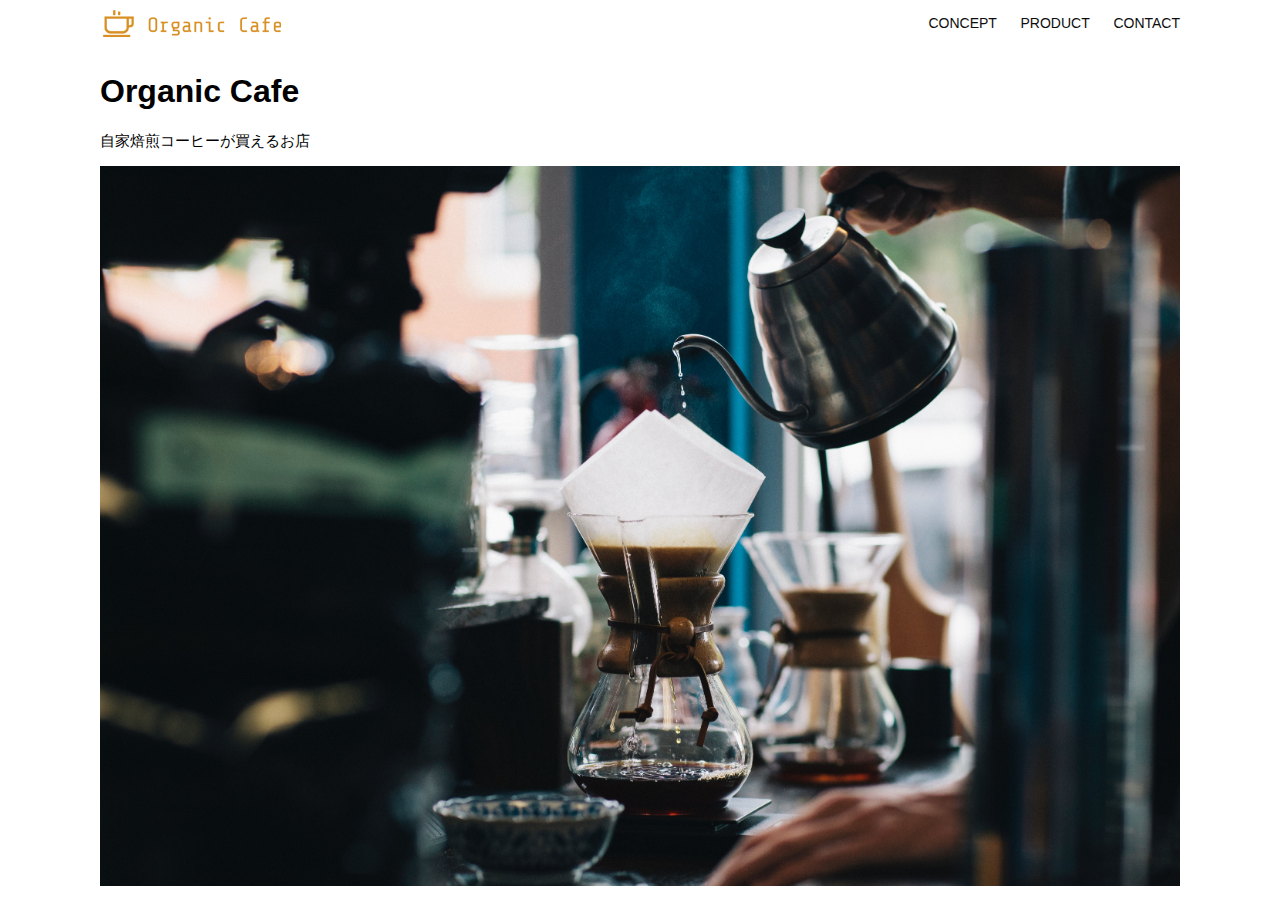
<file: html-css-kadai_013/index.html>
<!DOCTYPE html>
<html>
  <head>
    <title>Organic Cafe</title>
    <meta charset="UTF-8" />
    <meta
      name="description"
      content="自家焙煎のコーヒーがお家で楽しめるOrganic Cafe"
    />
    <meta name="viewport" content="width=device-width, initial-scale=1.0" />
    <link rel="stylesheet" href="style.css" />
  </head>
  <body>
    <!-- ヘッダー -->
    <header>
      <!-- ロゴ -->
      <a href="index.html" id="logo"
        ><img src="images/logo.png" alt="トップページに戻る"
      /></a>

      <!-- PC用ナビゲーション -->
      <nav id="nav-pc">
        <a href="index.html#concept">CONCEPT</a>
        <a href="index.html#product">PRODUCT</a>
        <a href="index.html#contact">CONTACT</a>
      </nav>
   
      <!-- スマホ用メニューボタン -->
     <img id="menu-sp" src="images/button-menu.png" alt="ナビゲーションを開く" onclick="document.getElementById('nav-sp').style.display = 'block'">
    
     <!-- スマホ用ナビゲーション -->
    <nav id="nav-sp">
      <img id="close" src="images/button-close.png" alt="ナビゲーションを閉じる"onclick="document.getElementById('nav-sp').style.display = 'none'">
      <a id="logo-sp" href="index.html"onclick="document.getElementById('nav-sp').style.display = 'none'"><img 
        src="images/logo-sp.png" alt="トップページに戻る"></a>
      <a class="menu" href="index.html#concept"onclick="document.getElementById('nav-sp').style.display = 'none'">CONCEPT</a>
      <a class="menu" href="index.html#product"onclick="document.getElementById('nav-sp').style.display = 'none'">PRODUCT</a>
      <a class="menu" href="index.html#contact"onclick="document.getElementById('nav-sp').style.display = 'none'">CONTACT</a>
    </nav>
   
  </header>
    <main>
      <article>
        <!-- メインビジュアル -->
        <section id="main-visual">
          <div id="main-message">
            <h1>Organic Cafe</h1>
            <p>自家焙煎コーヒーが買えるお店</p>
          </div>
          <img
            src="images/main-image.jpg"
            alt="コーヒーをハンドドリップで淹れる画像"
          />
        </section>
      </article>
    </main>
  </body>
</html>
</file>
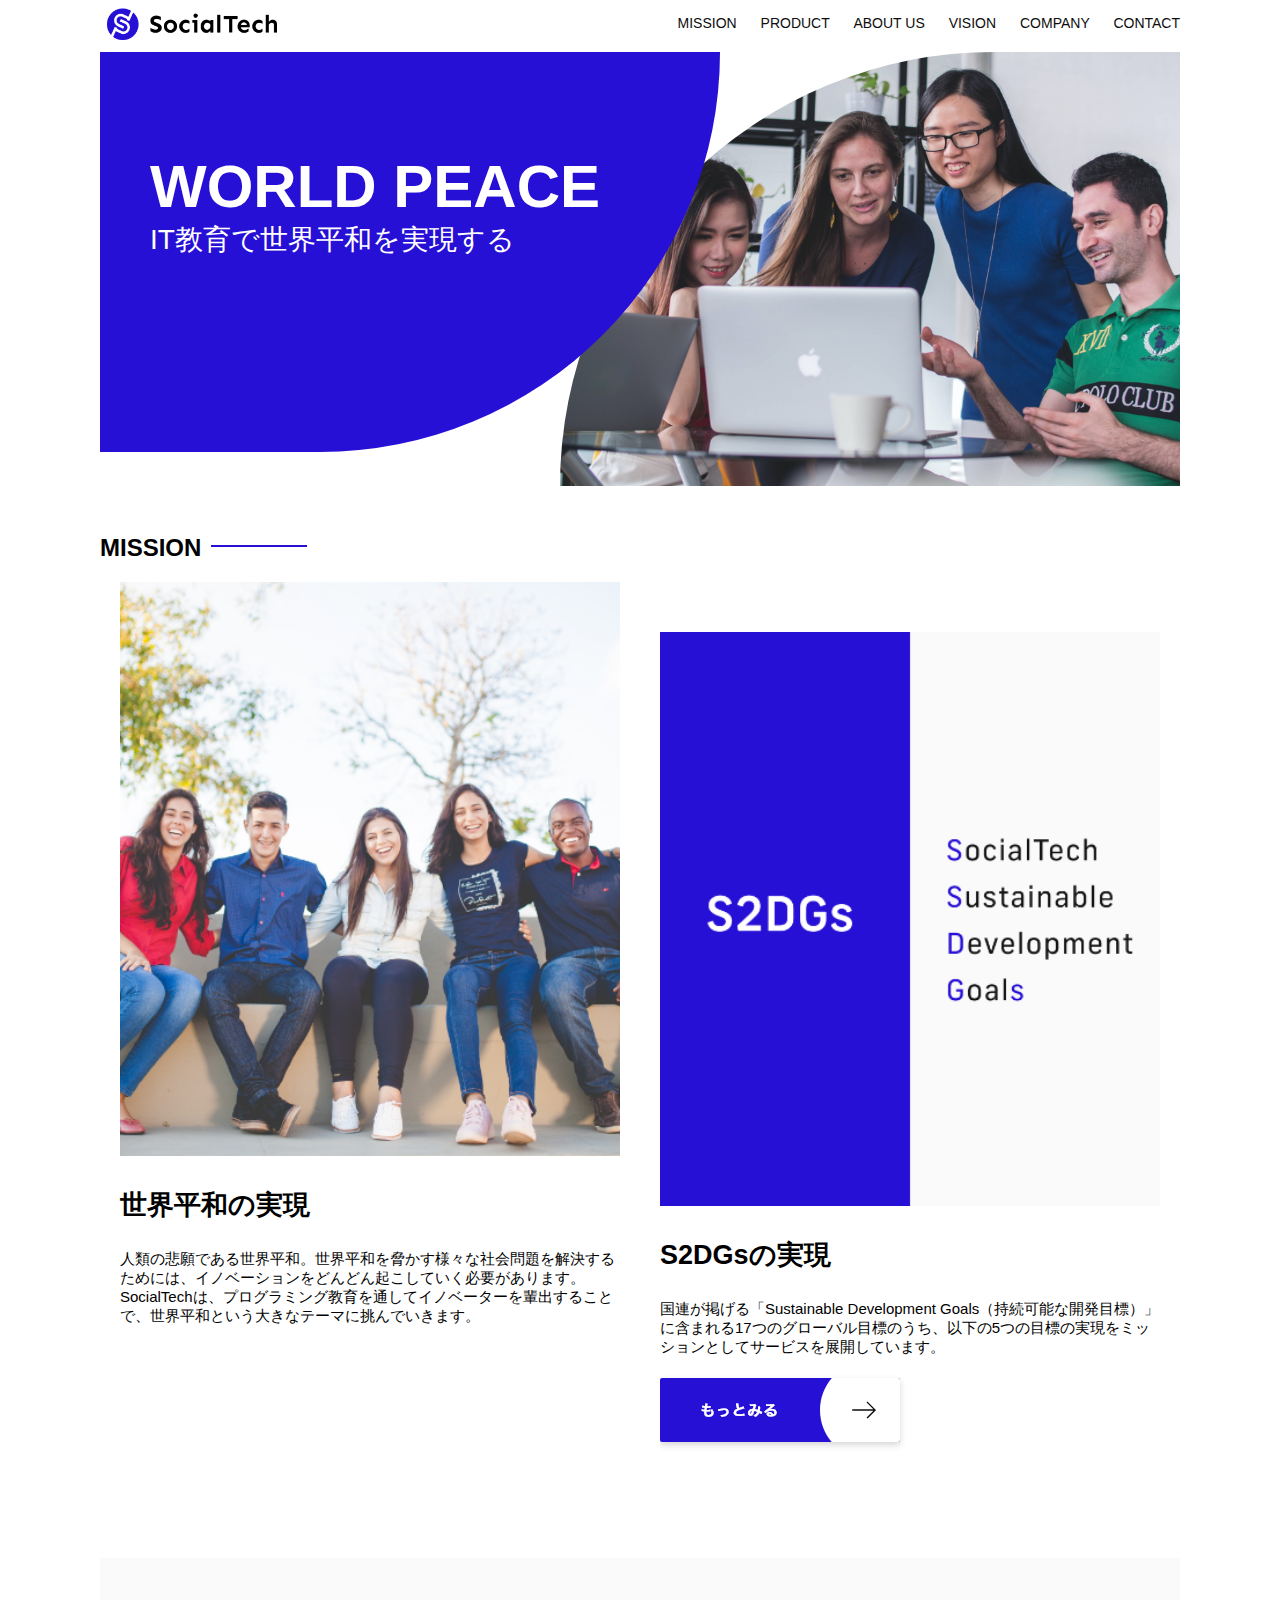
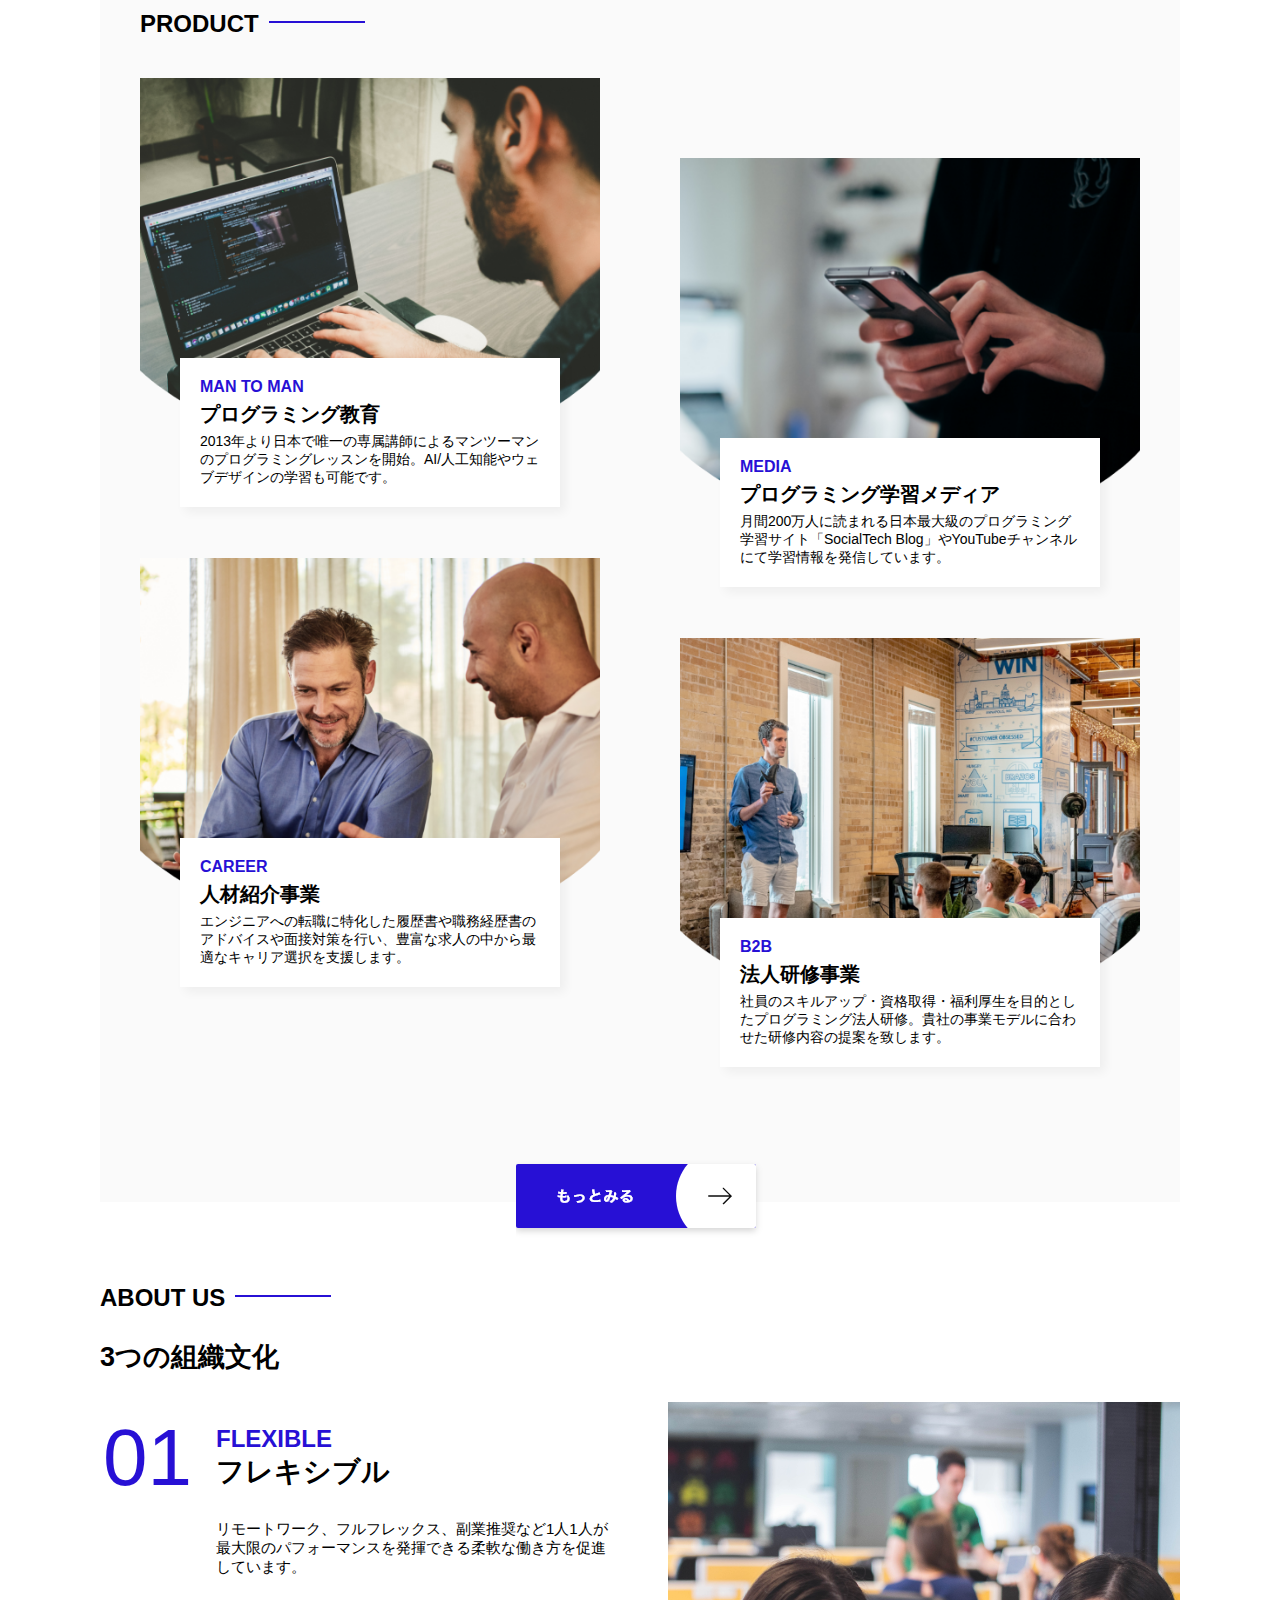
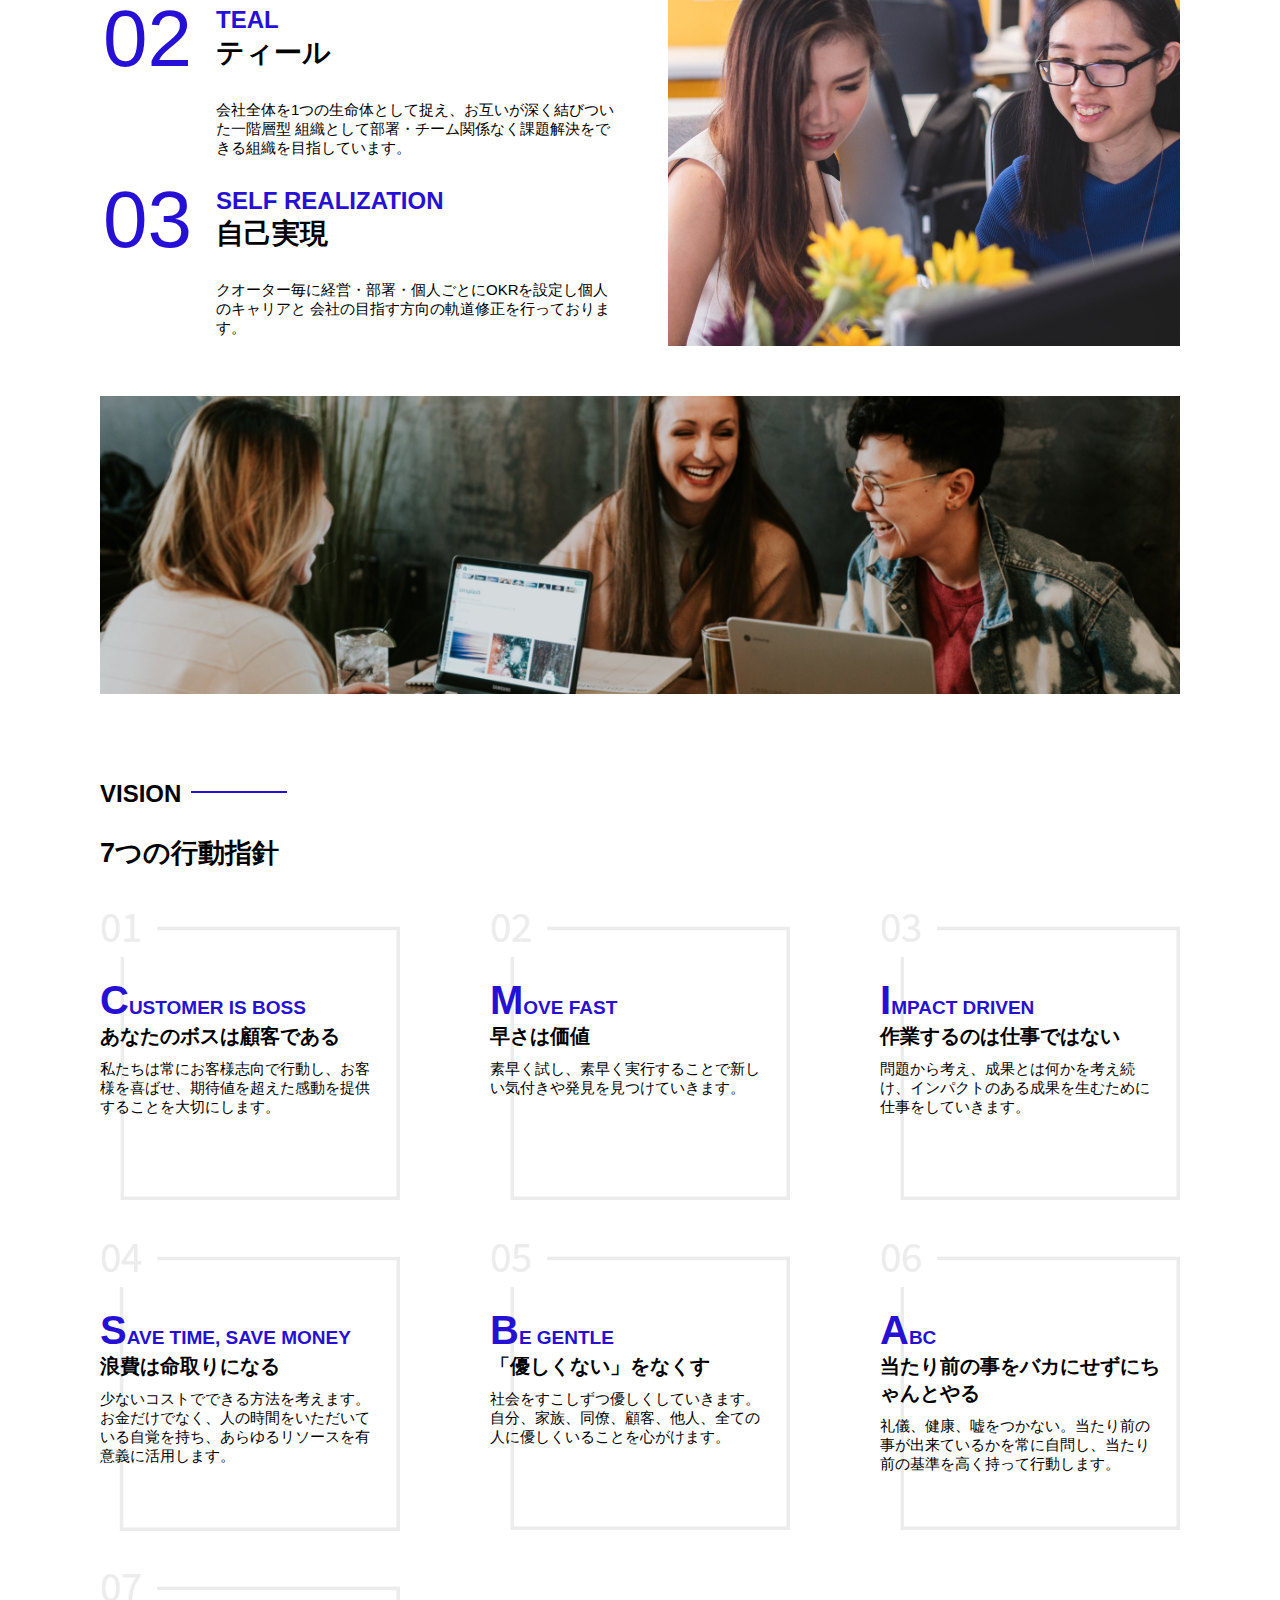
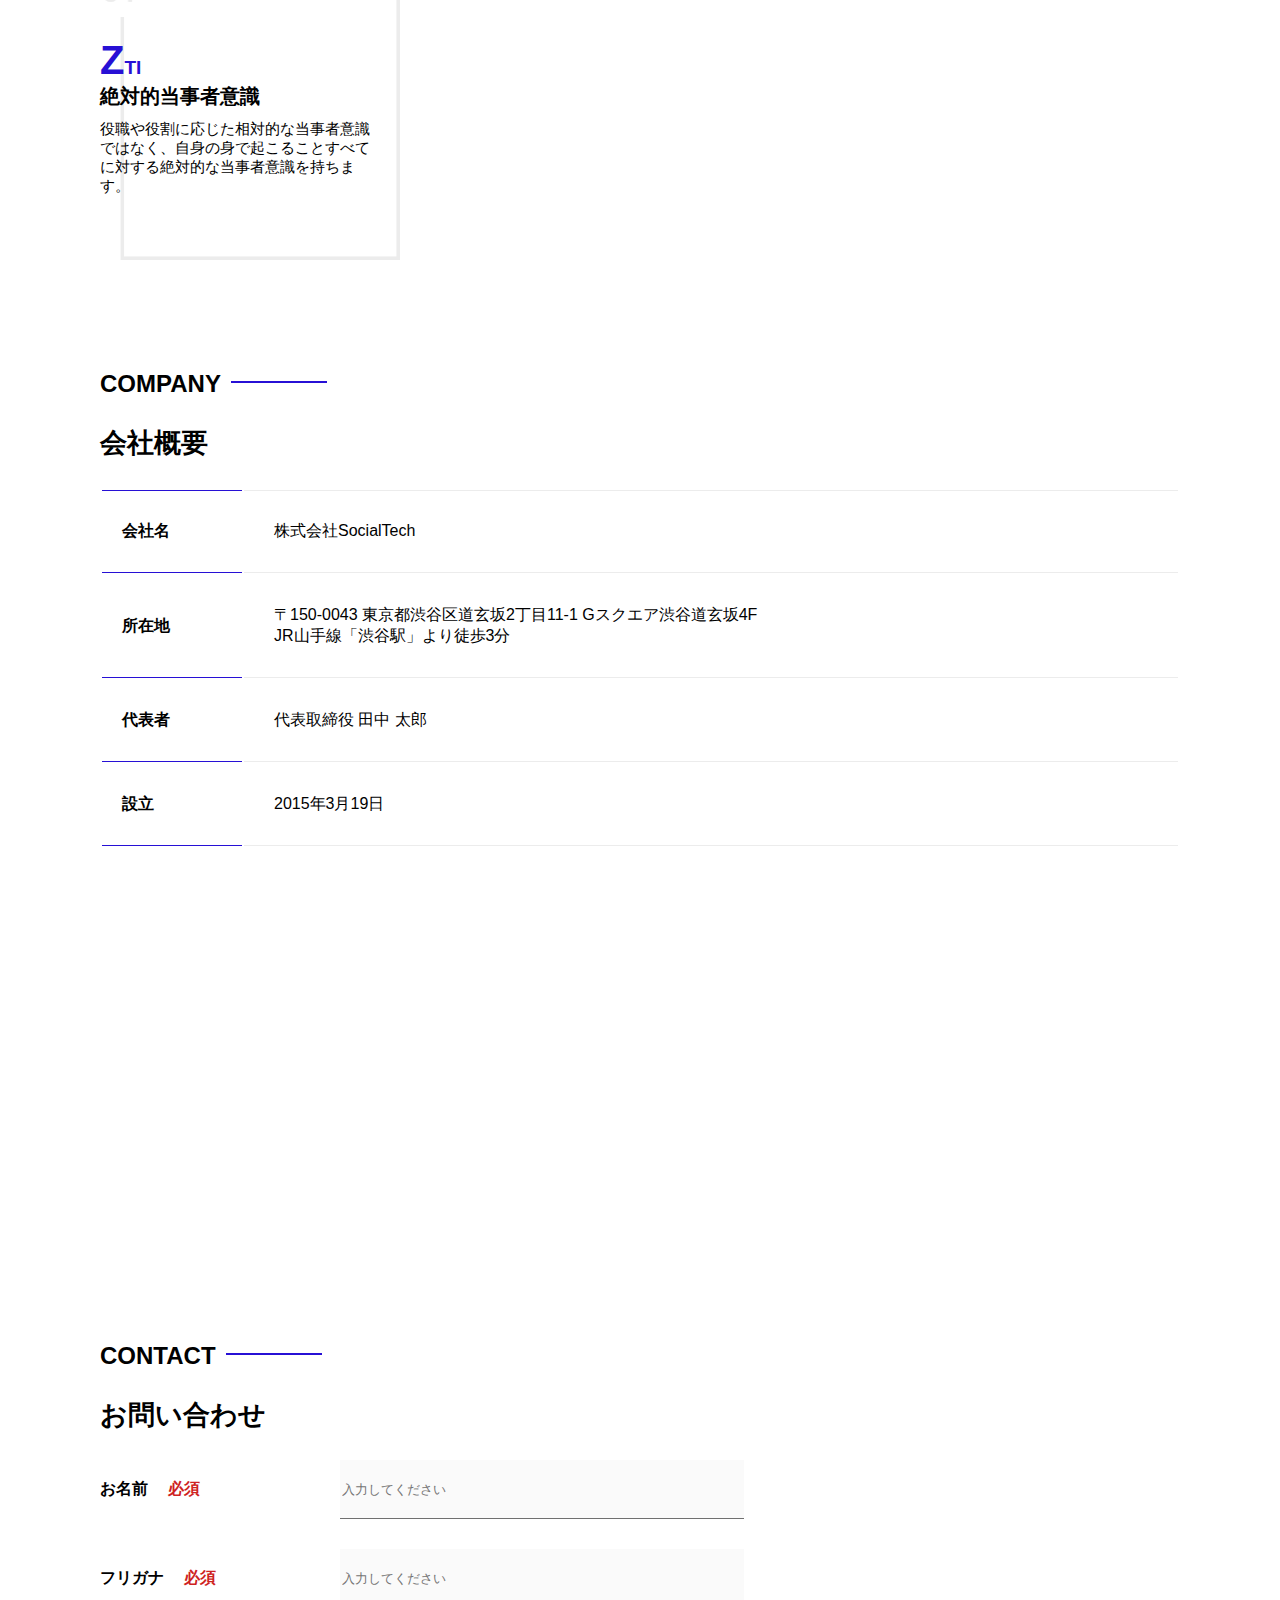
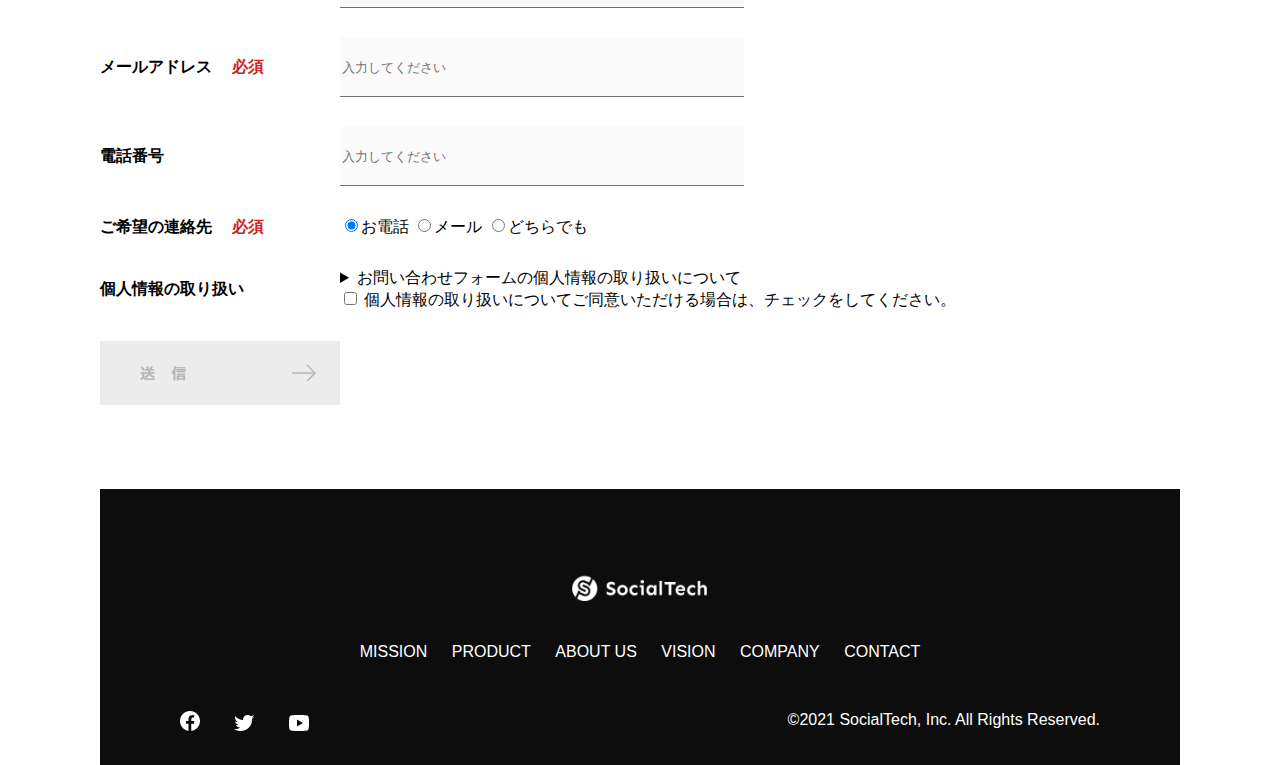
<file: kadai_tutorial_output/index.html>
<!DOCTYPE html>
<html>
    <head>
        <title>SocialTech</title>
        <meta charset="UTF-8">
        <meta name="description" content="SocialTechはEdTech業界のリーディングカンパニーを目指します。">
        <meta name="viewport" content="width=device-width, initial-scale=1.0">
        <link rel="stylesheet" href="style.css">
    </head>
    <body>
         <!-- ヘッダー -->
   <header>
     <!-- ロゴ -->
     <a href="index.html" id="logo"><img src="images/logo.png" alt="トップページに戻る"></a>

      <!-- PC用ナビゲーション -->
      <nav id="nav-pc">
        <a href="mission.html">MISSION</a>
        <a href="product.html">PRODUCT</a>
        <a href="index.html#aboutus">ABOUT US</a>
        <a href="index.html#vision">VISION</a>
        <a href="index.html#company">COMPANY</a>
        <a href="index.html#contact">CONTACT</a>
      </nav>
      <!-- スマホ用メニューボタン -->
     <img id="menu-sp" src="images/button-menu.png" alt="ナビゲーションを開く" onclick="document.getElementById('nav-sp').style.display = 'block'">
    </header>
    <!-- スマホ用ナビゲーション -->
    <nav id="nav-sp">
      <img id="close" src="images/button-close.png" alt="ナビゲーションを閉じる" onclick="document.getElementById('nav-sp').style.display = 'none'">
      <a id="logo-sp" href="index.html" onclick="document.getElementById('nav-sp').style.display = 'none'"><img
          src="images/logo-sp.png" alt="トップページに戻る"></a>
      <a class="menu" href="mission.html" onclick="document.getElementById('nav-sp').style.display = 'none'">MISSION</a>
      <a class="menu" href="product.html" onclick="document.getElementById('nav-sp').style.display = 'none'">PRODUCT</a>
      <a class="menu" href="index.html#aboutus" onclick="document.getElementById('nav-sp').style.display = 'none'">ABOUT
        US</a>
      <a class="menu" href="index.html#vision"
        onclick="document.getElementById('nav-sp').style.display = 'none'">VISION</a>
      <a class="menu" href="index.html#company"
        onclick="document.getElementById('nav-sp').style.display = 'none'">COMPANY</a>
      <a class="menu" href="index.html#contact"
        onclick="document.getElementById('nav-sp').style.display = 'none'">CONTACT</a>
      <div id="sns">
        <a href="https://www.facebook.com/sejuku2013"><img src="images/button-facebook.png" alt="Facebookのリンク"></a>
        <a href="https://twitter.com/samuraijuku"><img src="images/button-twitter.png" alt="Twitterのリンク"></a>
        <a href="https://www.youtube.com/channel/UCCFOQO5aDK0xXam4cUQXT8g"><img src="images/button-youtube.png" alt="YouTubeのリンク"></a>
      </div>
    </nav>
  
  <!--======== 後略 ========-->
  
   </header>
   <main>
    <article>
       <!-- メインビジュアル -->
        <section id="main-visual">
            <div id="main-message">
                <h1>WORLD PEACE</h1>
                <p>IT教育で世界平和を実現する</p>
            </div>
            <img src="images/index/index-main.png" alt="PCの周りに集まる多国籍の仲間たち">
            </section> 
            <!--ミッション-->
         <section id="mission">
         <h2 class="index-h2">MISSION</h2>
          <div id="mission-flex">
          <div>
            <img id="mission-photo" src="images/index/index-mission.png" alt="屋外のベンチで写真を撮影する多国籍の仲間たち">
             <h3>世界平和の実現</h3>
             <p>
               人類の悲願である世界平和。世界平和を脅かす様々な社会問題を解決するためには、イノベーションをどんどん起こしていく必要があります。SocialTechは、プログラミング教育を通してイノベーターを輩出することで、世界平和という大きなテーマに挑んでいきます。
             </p>
          </div>
          <div>
            <img id="s2dgs" src="images/index/s2dgs.png" alt="S2DGs">
            <h3>S2DGsの実現</h3>
            <p>国連が掲げる「Sustainable Development Goals（持続可能な開発目標）」に含まれる17つのグローバル目標のうち、以下の5つの目標の実現をミッションとしてサービスを展開しています。</p>
            <a href="mission.html">
              <img src="images/button-more.png" alt="もっとみる">
            </a>
          </div>
         </div>
        </section> 
        <!-- プロダクト -->
       <section id="product">
        <h2 class="index-h2">PRODUCT</h2>
        <div>
          <div id="product-left">
            <div>
              <img class="product-photo" src="images/index/index-mantoman.png" alt="PCでコードを書く男性">
              <div class="product-explain">
                <span>MAN TO MAN</span>
                <h3>プログラミング教育</h3>
                <p>2013年より日本で唯一の専属講師によるマンツーマンのプログラミングレッスンを開始。AI/人工知能やウェブデザインの学習も可能です。</p>
              </div>
            </div>
            <div>
              <img class="product-photo" src="images/index/index-career.png" alt="笑顔で話し合う2人の男性">
              <div class="product-explain">
                <span>CAREER</span>
                <h3>人材紹介事業</h3>
                <p>エンジニアへの転職に特化した履歴書や職務経歴書のアドバイスや面接対策を行い、豊富な求人の中から最適なキャリア選択を支援します。</p>
              </div>
            </div>
          </div>
          <div id="product-right">
            <div>
              <img class="product-photo" src="images/index/index-media.png" alt="スマートフォンを操作する人">
              <div class="product-explain">
                <span>MEDIA</span>
                <h3>プログラミング学習メディア</h3>
                <p>月間200万人に読まれる日本最大級のプログラミング学習サイト「SocialTech Blog」やYouTubeチャンネルにて学習情報を発信しています。</p>
              </div>
            </div>
            <div>
              <img class="product-photo" src="images/index/index-b2b.png" alt="講演中の男性とそれを聴く人々">
              <div class="product-explain">
                <span>B2B</span>
                <h3>法人研修事業</h3>
                <p>社員のスキルアップ・資格取得・福利厚生を目的としたプログラミング法人研修。貴社の事業モデルに合わせた研修内容の提案を致します。</p>
              </div>
            </div>
          </div>
        </div>
        <div>
          <a id="product-more" href="product.html">
            <img src="images/button-more.png" alt="もっとみる">
          </a>
        </div>
          </div>
        </div>
      </section>
       <!---ABOUT US-->
       <section id="aboutus">
        <h2 class="index-h2">ABOUT US</h2>
        <h3>3つの組織文化</h3>
        <div>
          <table class="culture-table">
            <tr>
              <td>
                <span class="culture-num">01</span>
              </td>
              <td>
                <span class="culture-en">FLEXIBLE</span>
                <span class="culture-jp">フレキシブル</span>
              </td>
            </tr>
            <tr>
              <td>
                <!--空のセル-->
              </td>
              <td>
                <p class="culture-description">
                  リモートワーク、フルフレックス、副業推奨など1人1人が最大限のパフォーマンスを発揮できる柔軟な働き方を促進しています。
                </p>
              </td>
            </tr>
            <tr>
              <td>
                <span class="culture-num">02</span>
              </td>
              <td>
                <span class="culture-en">TEAL</span>
                <span class="culture-jp">ティール</span>
              </td>
            </tr>
            <tr>
              <td>
                <!--空のセル-->
              </td>
              <td>
                <p class="culture-description">
                  会社全体を1つの生命体として捉え、お互いが深く結びついた一階層型
                  組織として部署・チーム関係なく課題解決をできる組織を目指しています。
                </p>
              </td>
            </tr>
            <tr>
              <td>
                <span class="culture-num">03</span>
              </td>
              <td>
                <span class="culture-en">SELF REALIZATION</span>
                <span class="culture-jp">自己実現</span>
              </td>
            </tr>
            <tr>
              <td>
                <!--空のセル-->
              </td>
              <td>
                <p class="culture-description">
                  クオーター毎に経営・部署・個人ごとにOKRを設定し個人のキャリアと
                  会社の目指す方向の軌道修正を行っております。
                </p>
              </td>
            </tr>
          </table>
          <img class="culture-img" src="images/index/index-aboutus1.png" alt="笑顔で話し合う2人の女性">
        </div>
        <img class="culture-img2" src="images/index/index-aboutus2.png" alt="笑顔で話し合う3人の男女">
      </section>
       <!-- VISION -->
       <section id="vision">
        <h2 class="index-h2">VISION</h2>
        <h3>7つの行動指針</h3>
        <div>
          <div class="vision-box">
            <img src="images/index/vision-01.png" alt="01">
            <span>
              <h4>CUSTOMER IS BOSS</h4>
              <h5>あなたのボスは顧客である</h5>
              <p>私たちは常にお客様志向で行動し、お客様を喜ばせ、期待値を超えた感動を提供することを大切にします。</p>
            </span>
          </div>
          <div class="vision-box">
            <img src="images/index/vision-02.png" alt="02">
            <span>
              <h4>MOVE FAST</h4>
              <h5>早さは価値</h5>
              <p>素早く試し、素早く実行することで新しい気付きや発見を見つけていきます。</p>
            </span>
          </div>
          <div class="vision-box">
            <img src="images/index/vision-03.png" alt="03">
            <span>
              <h4>IMPACT DRIVEN</h4>
              <h5>作業するのは仕事ではない</h5>
              <p>問題から考え、成果とは何かを考え続け、インパクトのある成果を生むために仕事をしていきます。</p>
            </span>
          </div>
          <div class="vision-box">
            <img src="images/index//vision-04.png" alt="04">
            <span>
              <h4>SAVE TIME, SAVE MONEY</h4>
              <h5>浪費は命取りになる</h5>
              <p>少ないコストでできる方法を考えます。お金だけでなく、人の時間をいただいている自覚を持ち、あらゆるリソースを有意義に活用します。</p>
            </span>
          </div>
          <div class="vision-box">
            <img src="images/index/vision-05.png" alt="05">
            <span>
              <h4>BE GENTLE</h4>
              <h5>「優しくない」をなくす</h5>
              <p>社会をすこしずつ優しくしていきます。自分、家族、同僚、顧客、他人、全ての人に優しくいることを心がけます。</p>
            </span>
          </div>
          <div class="vision-box">
            <img src="images/index/vision-06.png" alt="06">
            <span>
              <h4>ABC</h4>
              <h5>当たり前の事をバカにせずにちゃんとやる</h5>
              <p>礼儀、健康、嘘をつかない。当たり前の事が出来ているかを常に自問し、当たり前の基準を高く持って行動します。</p>
            </span>
          </div>
          <div class="vision-box">
            <img src="images/index/vision-07.png" alt="07">
            <span>
              <h4>ZTI</h4>
              <h5>絶対的当事者意識</h5>
              <p>役職や役割に応じた相対的な当事者意識ではなく、自身の身で起こることすべてに対する絶対的な当事者意識を持ちます。</p>
            </span>
          </div>
        </div>
      </section>
       <!-- COMPANY -->
       <section id="company">
        <h2 class="index-h2">COMPANY</h2>
        <h3>会社概要</h3>
        <table id="company-table">
          <tr>
            <th class="tableheader-first">会社名</th>
            <td class="cell-first">株式会社SocialTech</td>
          </tr>
          <tr>
            <th class="tableheader">所在地</th>
            <td class="cell">〒150-0043 東京都渋谷区道玄坂2丁目11-1 Gスクエア渋谷道玄坂4F<br>JR山手線「渋谷駅」より徒歩3分</td>
          </tr>
          <tr>
            <th class="tableheader">代表者</th>
            <td class="cell">代表取締役 田中 太郎</td>
          </tr>
          <tr>
            <th class="tableheader">設立</th>
            <td class="cell">2015年3月19日</td>
          </tr>
        </table>
        <iframe
        src="https://www.google.com/maps/embed?pb=!1m18!1m12!1m3!1d3241.7759544892483!2d139.69399665123464!3d35.65789123876098!2m3!1f0!2f0!3f0!3m2!1i1024!2i768!4f13.1!3m3!1m2!1s0x60188caa0042e8d1%3A0xba130bea826a7aa2!2z44CSMTUwLTAwNDMg5p2x5Lqs6YO95riL6LC35Yy66YGT546E5Z2C77yS5LiB55uu77yR77yR4oiS77yR!5e0!3m2!1sja!2sjp!4v1636872991912!5m2!1sja!2sjp"
        style="border:0;" allowfullscreen="" loading="lazy">
      </iframe>
      </section>
        <!-- お問い合わせフォーム -->
        <section id="contact">
          <h2 class="index-h2">CONTACT</h2>
          <h3>お問い合わせ</h3>
          <form action="https://api.staticforms.xyz/submit" method="post">
            <input type="text" name="honeypot" style="display:none">
            <!-- STATIC FORMSのアクセスキー -->
            <input type="hidden" name="accessKey" value="a0437a99-2946-4b09-b903-8acc8f0412f8">
            <!--メールのタイトル-->
            <input type="hidden" name="subject" value="お問い合わせフォーム">
            <!--送信先のメールアドレスをvalueに設定する-->
            <input type="hidden" name="replyTo" value="ikemoto@free-up.jp">
            <!--redirectToのURLは公開後のURLへリンクする-->
            <input type="hidden" name="redirectTo" value="">
            <div>
              <div class="contact-heading">
                <label class="contact-label">お名前<span class="contact-span">必須</span></label>
              </div>
              <div>
                <input type="text" name="name" placeholder="入力してください" class="contact-textbox">
              </div>
            </div>
            <div>
              <div class="contact-heading">
                <label class="contact-label">フリガナ<span class="contact-span">必須</span></label>
              </div>
              <div>
                <input type="text" name="hurigana" placeholder="入力してください" class="contact-textbox">
              </div>
            </div>
            <div>
              <div class="contact-heading">
                <label class="contact-label">メールアドレス<span class="contact-span">必須</span></label>
              </div>
              <div>
                <input type="text" name="email" placeholder="入力してください" class="contact-textbox">
              </div>
            </div>
            <div>
              <div class="contact-heading">
                <label class="contact-label">電話番号</label>
              </div>
              <div>
                <input type="text" name="tel" placeholder="入力してください" class="contact-textbox">
              </div>
            </div>
            <div>
              <div class="contact-heading">
                <label class="contact-label">ご希望の連絡先<span class="contact-span">必須</span></label>
              </div>
              <div>
                <input class="radiobutton" type="radio" value="tel" name="contact" checked><label>お電話</label>
                <input class="radiobutton" type="radio" value="mail" name="contact"><label>メール</label>
                <input class="radiobutton" type="radio" value="both" name="contact"><label>どちらでも</label>
              </div>
            </div>
            <div>
              <div class="contact-heading">
                <label class="contact-label">個人情報の取り扱い</label>
              </div>
              <div>
                <details>
                  <summary>お問い合わせフォームの個人情報の取り扱いについて</summary>
                  <div>
                    <span>１．組織の名称又は氏名</span><br>
                    株式会社SocialTech<br><br>
                    <span>２．個人情報保護管理者（若しくはその代理人）の氏名又は職名、所属及び連絡先
                      鈴木 一郎 コーポレート部</span><br>
                    メールアドレス：support@socialtech.net<br>
                    TEL：03-xxxx-xxxx<br>
                    <span>３．個人情報の利用目的</span><br>
                    ・本サービス及び本サービスに関連する情報の提供又はそれらに関する連絡のため<br>
                    ・ユーザーの本人確認のため<br>
                    ・当社サービスのご案内のため<br>
                    ・当社の商品等の広告または宣伝（電子メールによるものを含むものとします。）<br><br>
                    <span>４．個人情報の取り扱い業務の委託</span><br>
                    個人情報の取扱業務の全部または一部を外部に業務委託する場合があります。<br>
                    その際、弊社は、個人情報を適切に保護できる管理体制を敷き実行していることを条件として<br>
                    委託先を厳選したうえで、機密保持契約を委託先と締結し、お客様の個人情報を厳密に管理させます。<br><br>
                    <span>５．個人情報の開示等の請求</span><br>
                    お客様は、弊社に対してご自身の個人情報の開示等（利用目的の通知、開示、内容の訂正・追加・削除、利用の停止または消去、第三者への提供の停止）に関して、当社問合わせ窓口に申し出ることができます。<br>
                    その際、弊社はお客様ご本人を確認させていただいたうえで、合理的な期間内に対応いたします。<br><br>
                    なお、個人情報に関する弊社問合わせ先は、次の通りです。<br><br>
                    株式会社SocialTech　個人情報問合せ窓口<br>
                    〒150-0043　東京都渋谷区道玄坂2丁目11-1 Ｇスクエア渋谷道玄坂 4F<br>
                    メールアドレス：support@socialtech.net　TEL：03-xxxx-xxxx<br><br>
                    <span>６．個人情報を提供されることの任意性について</span><br><br>
                    お客様がご自身の個人情報を弊社に提供されるか否かは、お客様のご判断によりますが、もしご提供されない場合には、適切なサービスが提供できない場合がありますので予めご了承ください。
                  </div>
                </details>
                <input type="checkbox" name="agree">
                <span>個人情報の取り扱いについてご同意いただける場合は、チェックをしてください。</span>
              </div>
            </div>
            <input type="image" src="images/button-submit.png" alt="送信する">
          </form>
        </section>
    </article>
    <footer>
      <div id="footer-logo">
        <img src="images/logo-sp.png" alt="SocialTech">
      </div>
      <div id="footer-link">
        <a href="mission.html">MISSION</a>
        <a href="product.html">PRODUCT</a>
        <a href="index.html#aboutus">ABOUT US</a>
        <a href="index.html#vision">VISION</a>
        <a href="index.html#company">COMPANY</a>
        <a href="index.html#contact">CONTACT</a>
      </div>
      <div id="sns-footer">
        <a href="https://www.facebook.com/sejuku2013"><img src="images/button-facebook.png" alt="Facebookのリンク"></a>
        <a href="https://twitter.com/samuraijuku"><img src="images/button-twitter.png" alt="Twitterのリンク"></a>
        <a href="https://www.youtube.com/channel/UCCFOQO5aDK0xXam4cUQXT8g"><img src="images/button-youtube.png" alt="YouTubeのリンク"></a>
        <span id="copyright">&copy;2021 SocialTech, Inc. All Rights Reserved. </span>
      </div>
    </footer>
   </main>
</body>
</html>
</file>
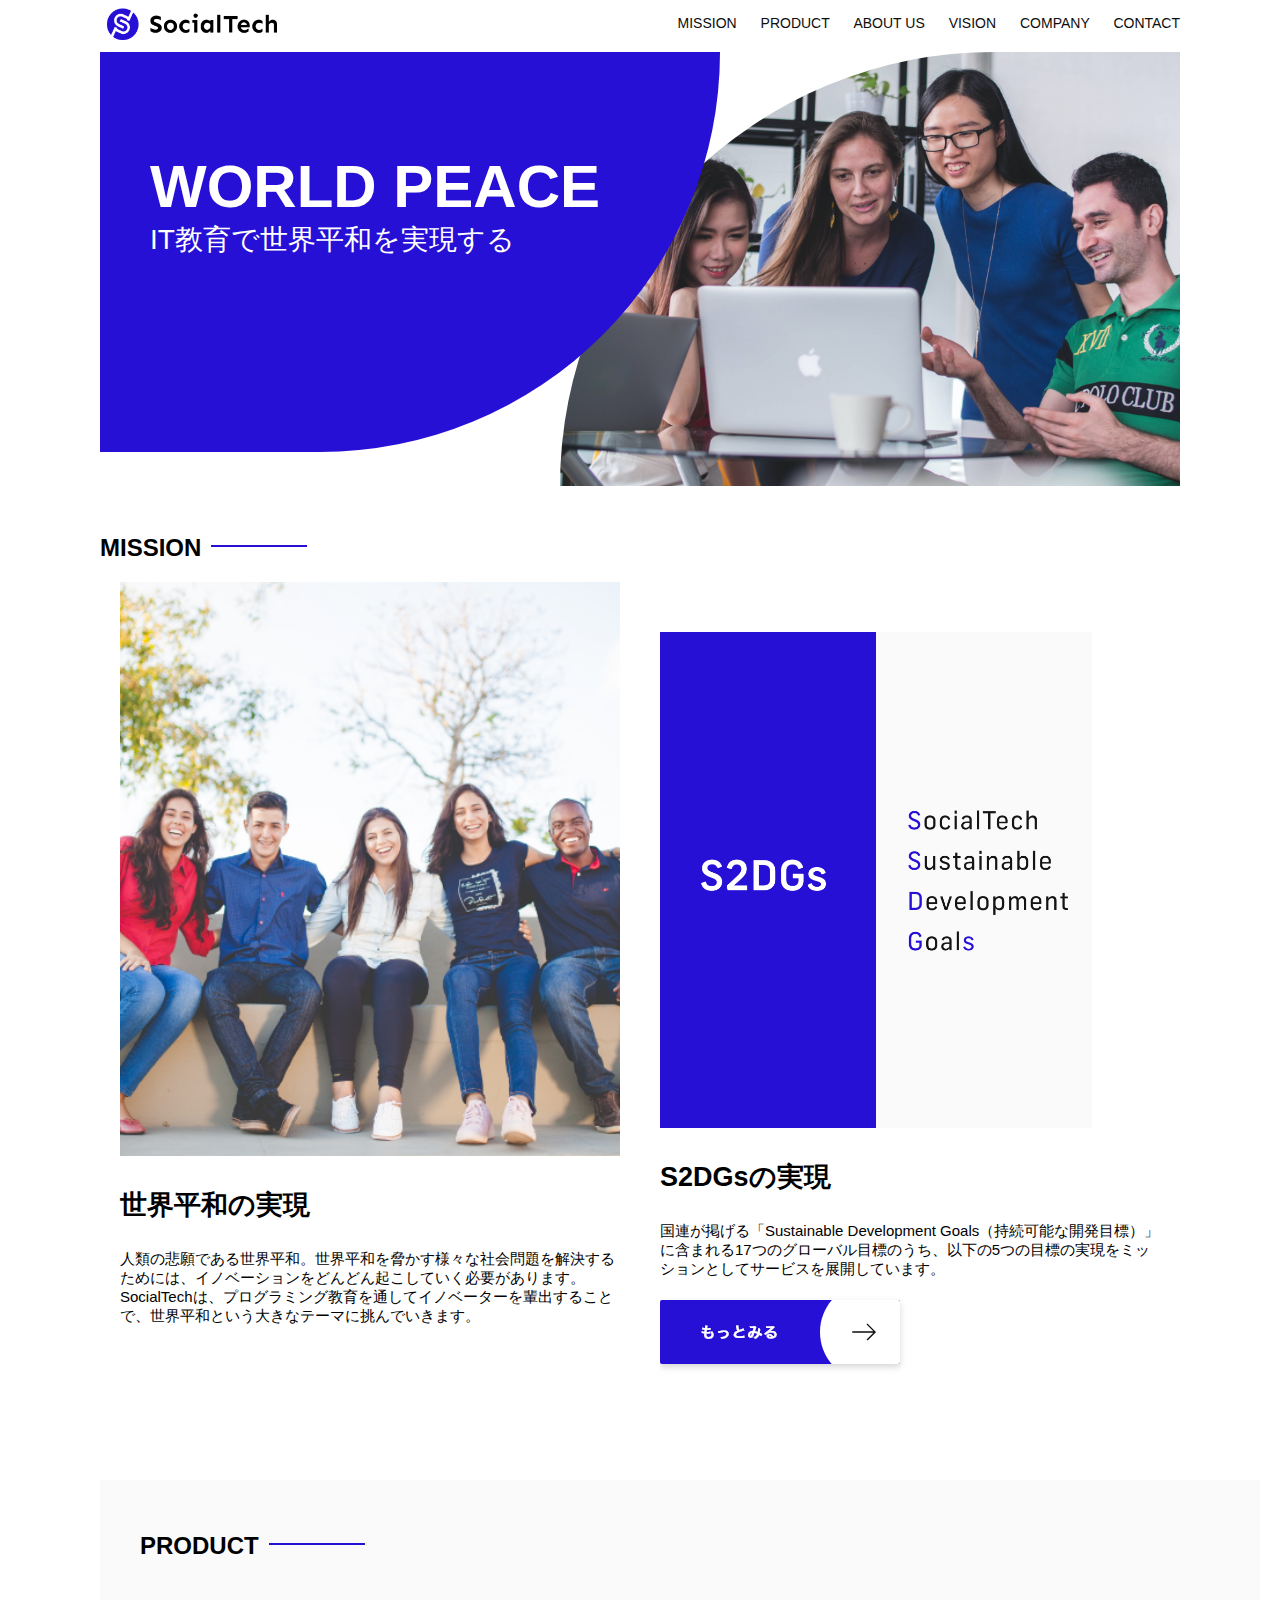
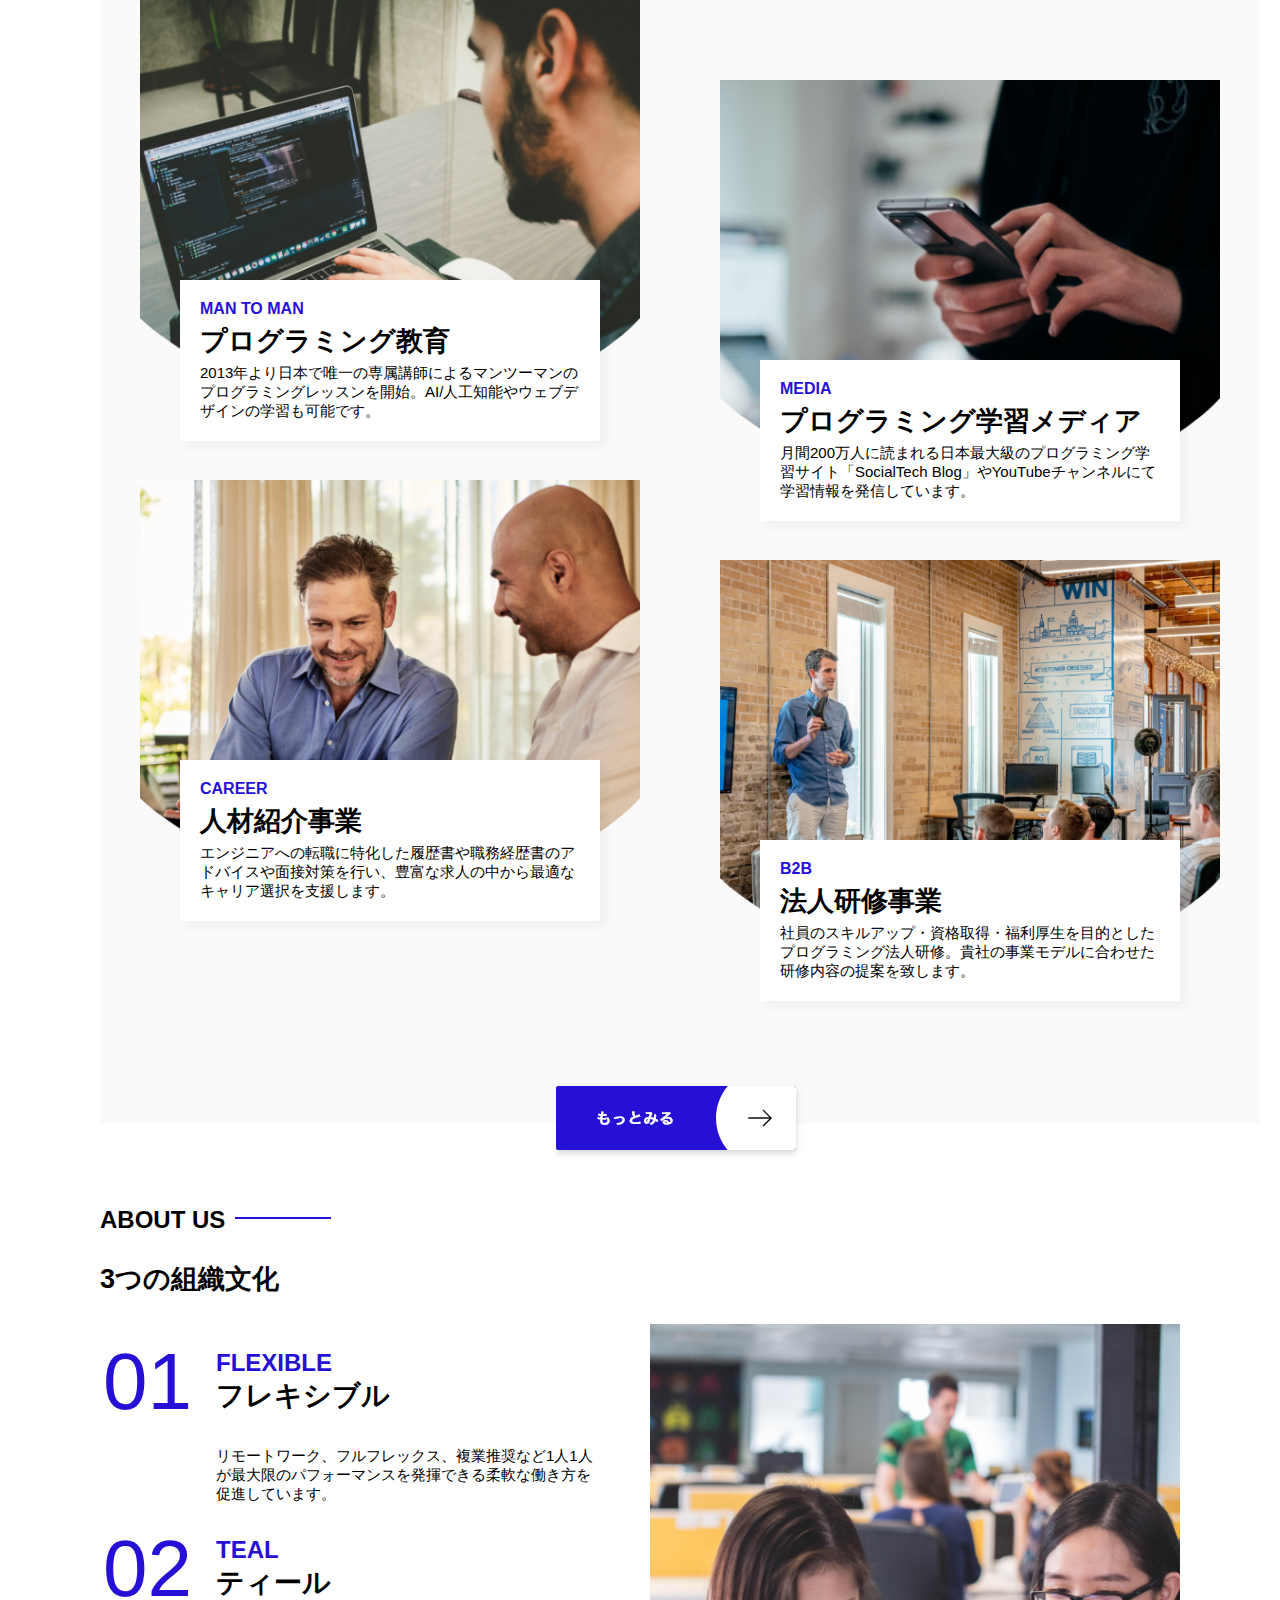
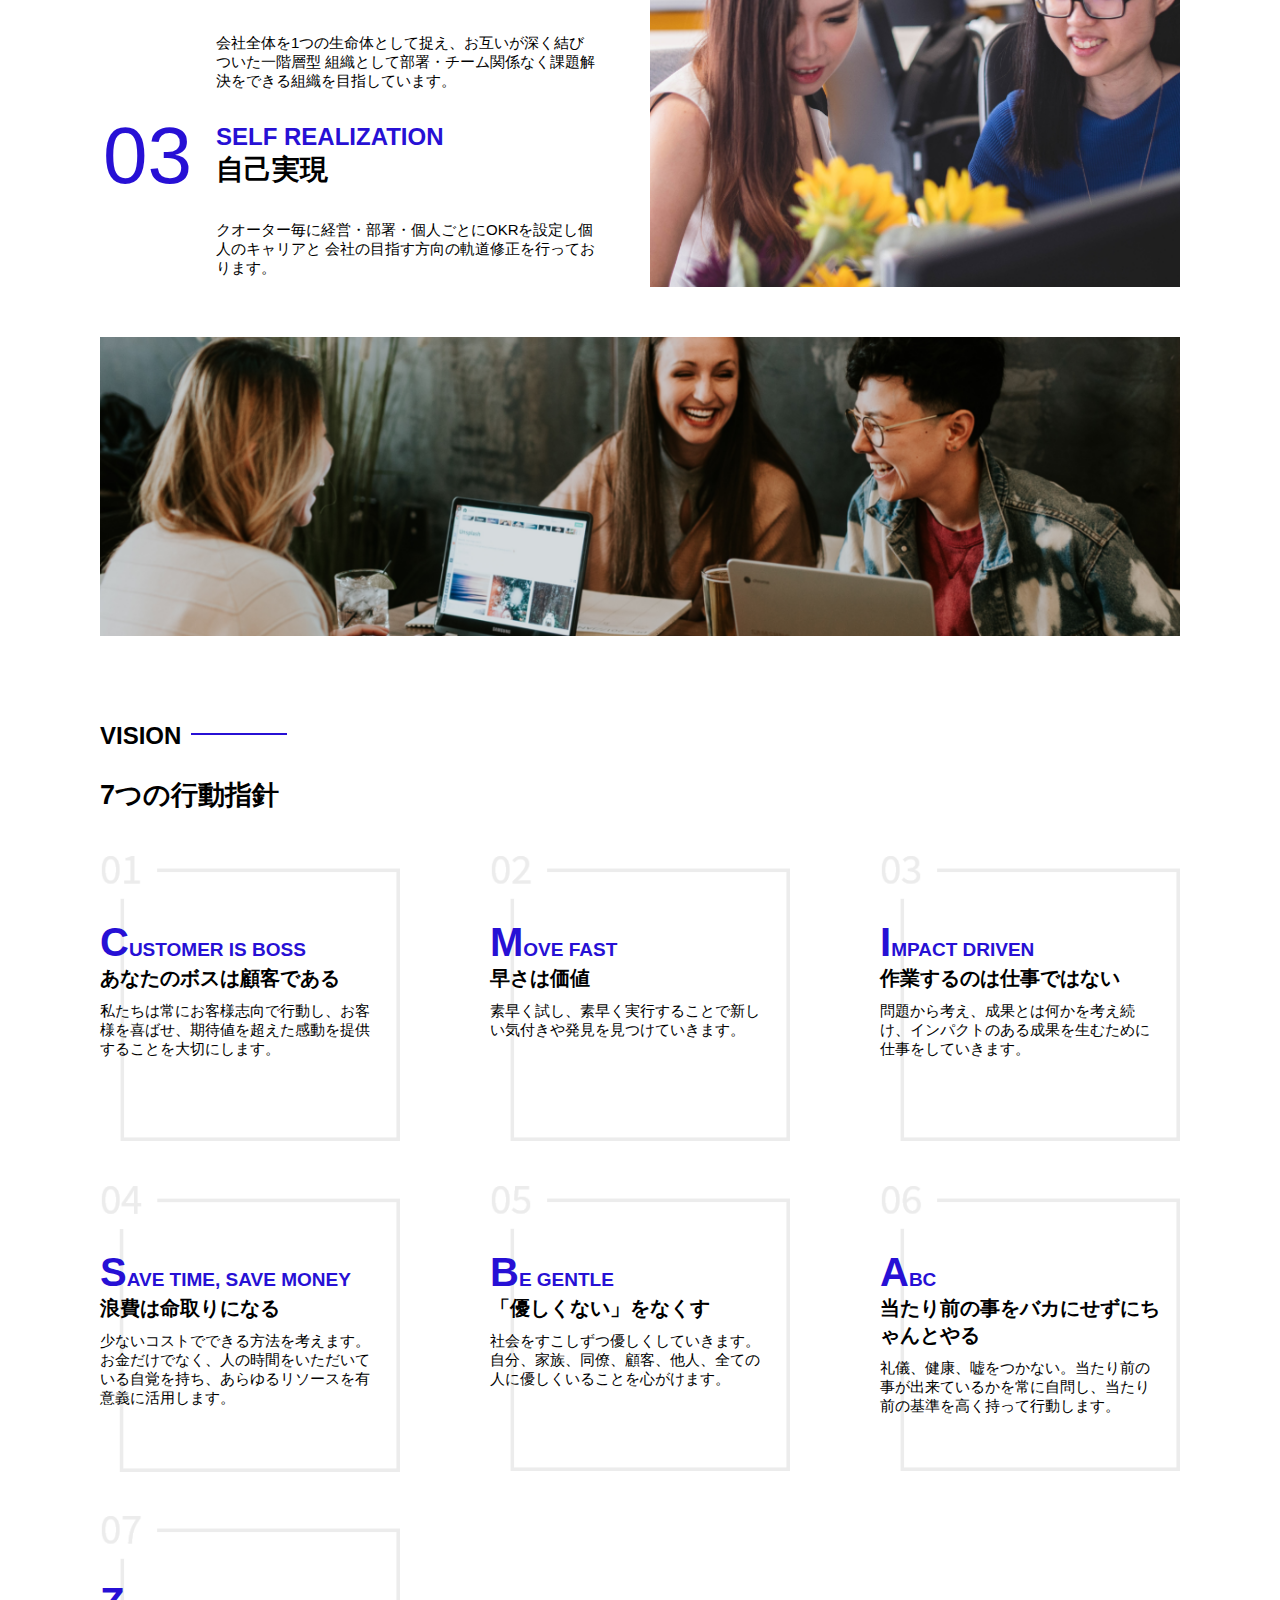
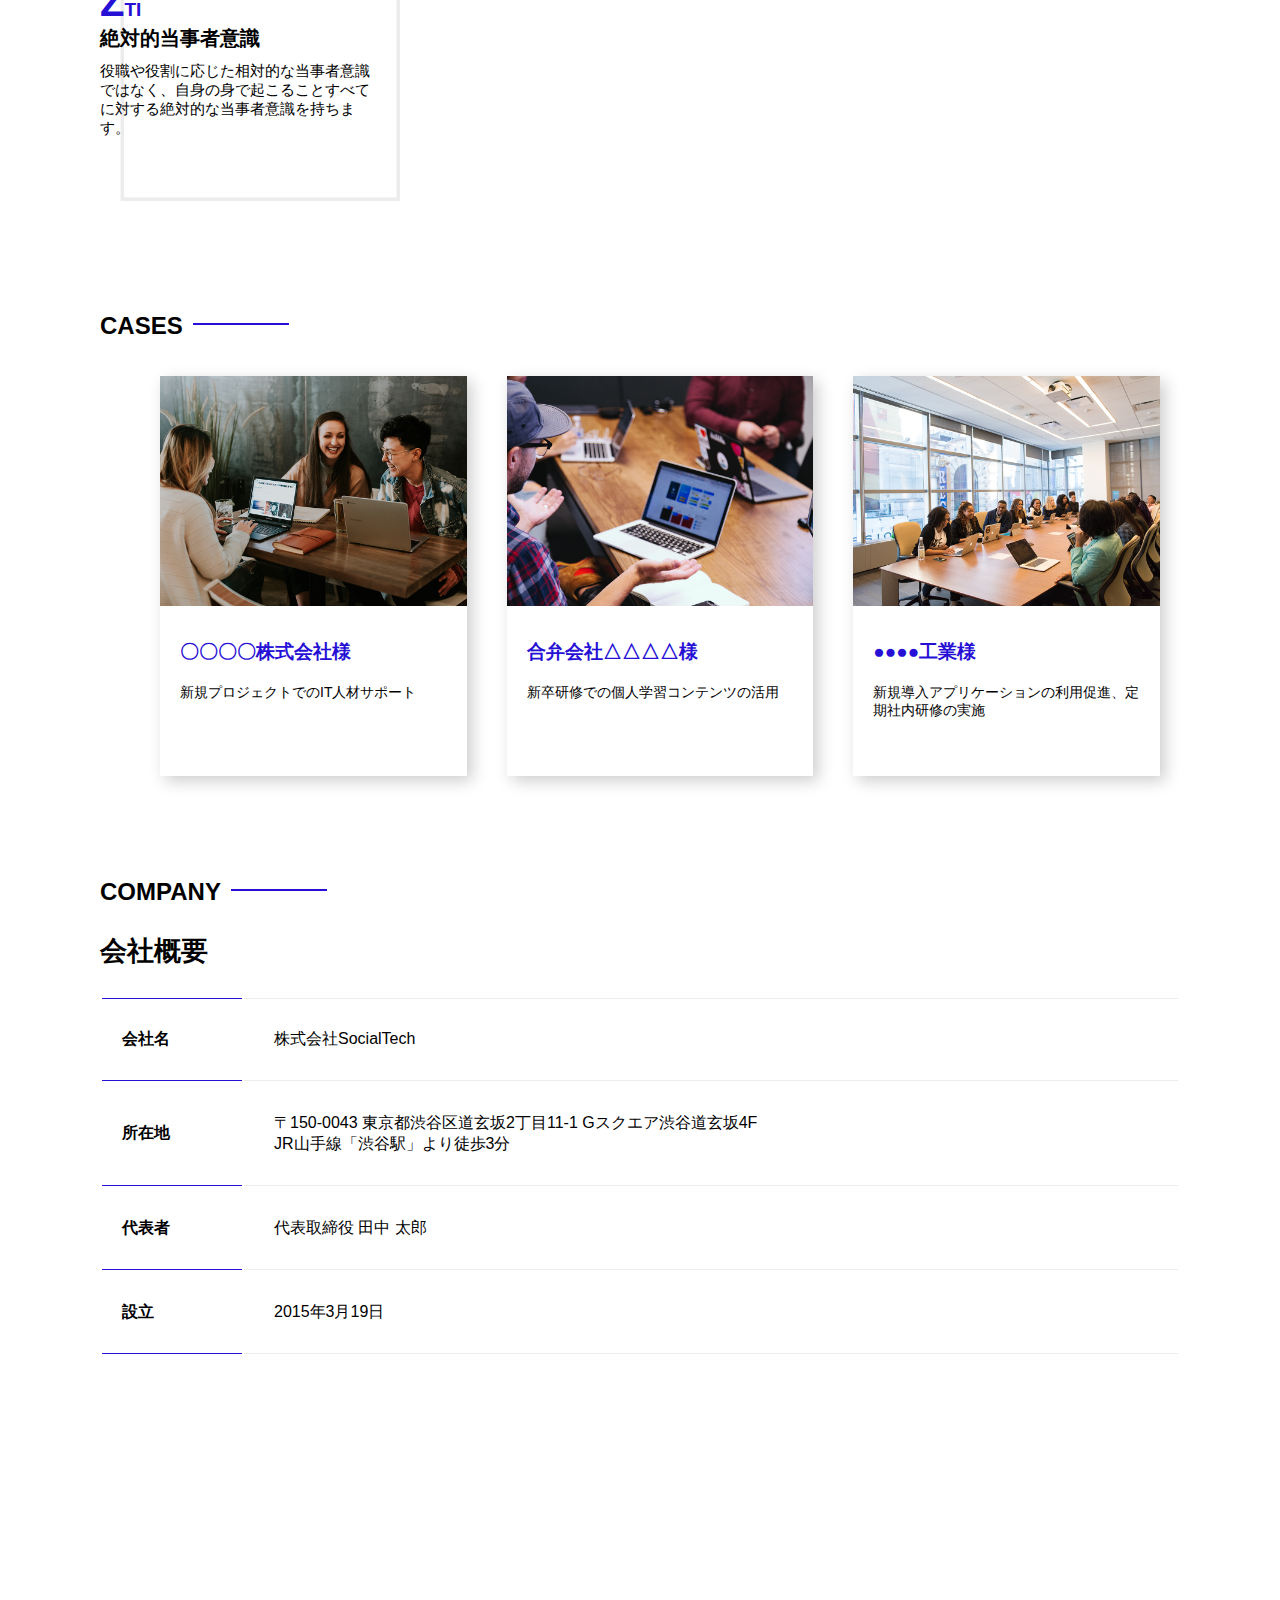
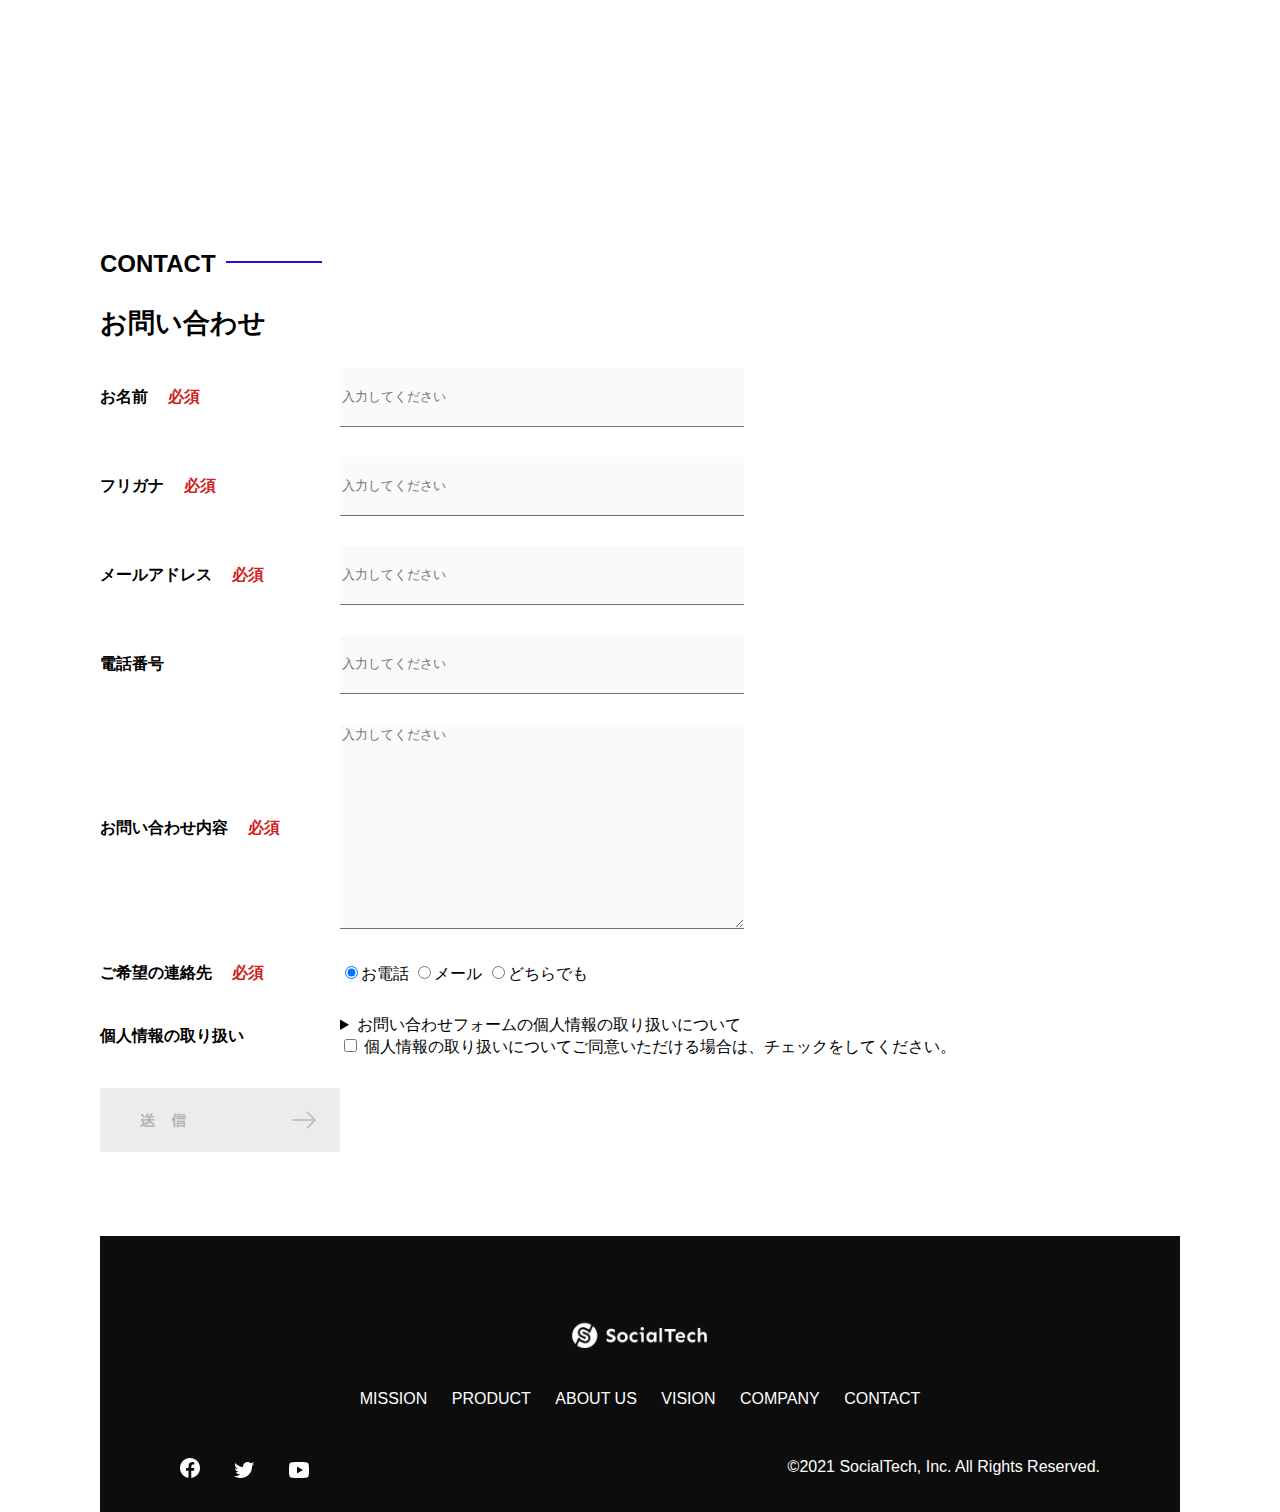
<file: socialtech-kadai_012/index.html>
<!DOCTYPE html>
<html>
  <head>
    <title>SocialTech</title>
    <meta charset="UTF-8" />
    <meta
      name="description"
      content="SocialTechはEdTech業界のリーディングカンパニーを目指します。"
    />
    <meta name="viewport" content="width=device-width, initial-scale=1.0" />
    <link rel="stylesheet" href="style.css" />
  </head>
  <body>
    <!-- ヘッダー -->
    <header>
      <!-- ロゴ -->
      <a href="index.html" id="logo"
        ><img src="images/logo.png" alt="トップページに戻る"
      /></a>

      <!-- PC用ナビゲーション -->
      <nav id="nav-pc">
        <a href="mission.html">MISSION</a>
        <a href="product.html">PRODUCT</a>
        <a href="index.html#aboutus">ABOUT US</a>
        <a href="index.html#vision">VISION</a>
        <a href="index.html#company">COMPANY</a>
        <a href="index.html#contact">CONTACT</a>
      </nav>
    </header>
    <main>
      <article>
        <!-- メインビジュアル -->
        <section id="main-visual">
          <div id="main-message">
            <h1>WORLD PEACE</h1>
            <p>IT教育で世界平和を実現する</p>
          </div>
          <img
            src="images/index/index-main.png"
            alt="PCの周りに集まる多国籍の仲間たち"
          />
        </section>
        <!--ミッション-->
        <section id="mission">
          <h2 class="index-h2">MISSION</h2>
          <div id="mission-flex">
            <div>
              <img
                id="mission-photo"
                src="images/index/index-mission.png"
                alt="屋外のベンチで写真を撮影する多国籍の仲間たち"
              />
              <h3>世界平和の実現</h3>
              <p>
                人類の悲願である世界平和。世界平和を脅かす様々な社会問題を解決するためには、イノベーションをどんどん起こしていく必要があります。SocialTechは、プログラミング教育を通してイノベーターを輩出することで、世界平和という大きなテーマに挑んでいきます。
              </p>
            </div>
            <div>
              <img id="s2dgs" src="images/index/s2dgs.png" alt="S2DGs" />
              <h3>S2DGsの実現</h3>
              <p>
                国連が掲げる「Sustainable Development
                Goals（持続可能な開発目標）」に含まれる17つのグローバル目標のうち、以下の5つの目標の実現をミッションとしてサービスを展開しています。
              </p>
              <a href="mission.html">
                <img src="images/button-more.png" alt="もっとみる" />
              </a>
            </div>
          </div>
        </section>
        <!-- プロダクト -->
        <section id="product">
          <h2 class="index-h2">PRODUCT</h2>
          <div>
            <div id="product-left">
              <div>
                <img
                  class="product-photo"
                  src="images/index/index-mantoman.png"
                  alt="PCでコードを書く男性"
                />
                <div class="product-explain">
                  <span>MAN TO MAN</span>
                  <h3>プログラミング教育</h3>
                  <p>
                    2013年より日本で唯一の専属講師によるマンツーマンのプログラミングレッスンを開始。AI/人工知能やウェブデザインの学習も可能です。
                  </p>
                </div>
              </div>
              <div>
                <img
                  class="product-photo"
                  src="images/index/index-career.png"
                  alt="笑顔で話し合う2人の男性"
                />
                <div class="product-explain">
                  <span>CAREER</span>
                  <h3>人材紹介事業</h3>
                  <p>
                    エンジニアへの転職に特化した履歴書や職務経歴書のアドバイスや面接対策を行い、豊富な求人の中から最適なキャリア選択を支援します。
                  </p>
                </div>
              </div>
            </div>
            <div id="product-right">
              <div>
                <img
                  class="product-photo"
                  src="images/index/index-media.png"
                  alt="スマートフォンを操作する人"
                />
                <div class="product-explain">
                  <span>MEDIA</span>
                  <h3>プログラミング学習メディア</h3>
                  <p>
                    月間200万人に読まれる日本最大級のプログラミング学習サイト「SocialTech
                    Blog」やYouTubeチャンネルにて学習情報を発信しています。
                  </p>
                </div>
              </div>
              <div>
                <img
                  class="product-photo"
                  src="images/index/index-b2b.png"
                  alt="講演中の男性とそれを聴く人々"
                />
                <div class="product-explain">
                  <span>B2B</span>
                  <h3>法人研修事業</h3>
                  <p>
                    社員のスキルアップ・資格取得・福利厚生を目的としたプログラミング法人研修。貴社の事業モデルに合わせた研修内容の提案を致します。
                  </p>
                </div>
              </div>
            </div>
          </div>
          <div>
            <a id="product-more" href="product.html">
              <img src="images/button-more.png" alt="もっとみる" />
            </a>
          </div>
        </section>
        <!---ABOUT US-->
        <section id="aboutus">
          <h2 class="index-h2">ABOUT US</h2>
          <h3>3つの組織文化</h3>
          <div>
            <table class="culture-table">
              <tr>
                <td>
                  <span class="culture-num">01</span>
                </td>
                <td>
                  <span class="culture-en">FLEXIBLE</span>
                  <span class="culture-jp">フレキシブル</span>
                </td>
              </tr>
              <tr>
                <td>
                  <!--空のセル-->
                </td>
                <td>
                  <p class="culture-description">
                    リモートワーク、フルフレックス、複業推奨など1人1人が最大限のパフォーマンスを発揮できる柔軟な働き方を促進しています。
                  </p>
                </td>
              </tr>
              <tr>
                <td>
                  <span class="culture-num">02</span>
                </td>
                <td>
                  <span class="culture-en">TEAL</span>
                  <span class="culture-jp">ティール</span>
                </td>
              </tr>
              <tr>
                <td>
                  <!--空のセル-->
                </td>
                <td>
                  <p class="culture-description">
                    会社全体を1つの生命体として捉え、お互いが深く結びついた一階層型
                    組織として部署・チーム関係なく課題解決をできる組織を目指しています。
                  </p>
                </td>
              </tr>
              <tr>
                <td>
                  <span class="culture-num">03</span>
                </td>
                <td>
                  <span class="culture-en">SELF REALIZATION</span>
                  <span class="culture-jp">自己実現</span>
                </td>
              </tr>
              <tr>
                <td>
                  <!--空のセル-->
                </td>
                <td>
                  <p class="culture-description">
                    クオーター毎に経営・部署・個人ごとにOKRを設定し個人のキャリアと
                    会社の目指す方向の軌道修正を行っております。
                  </p>
                </td>
              </tr>
            </table>
            <img
              class="culture-img"
              src="images/index/index-aboutus1.png"
              alt="笑顔で話し合う2人の女性"
            />
          </div>
          <img
            class="culture-img2"
            src="images/index/index-aboutus2.png"
            alt="笑顔で話し合う3人の男女"
          />
        </section>
        <!-- VISION -->
        <section id="vision">
          <h2 class="index-h2">VISION</h2>
          <h3>7つの行動指針</h3>
          <div>
            <div class="vision-box">
              <img src="images/index/vision-01.png" alt="01" />
              <span>
                <h4>CUSTOMER IS BOSS</h4>
                <h5>あなたのボスは顧客である</h5>
                <p>
                  私たちは常にお客様志向で行動し、お客様を喜ばせ、期待値を超えた感動を提供することを大切にします。
                </p>
              </span>
            </div>
            <div class="vision-box">
              <img src="images/index/vision-02.png" alt="02" />
              <span>
                <h4>MOVE FAST</h4>
                <h5>早さは価値</h5>
                <p>
                  素早く試し、素早く実行することで新しい気付きや発見を見つけていきます。
                </p>
              </span>
            </div>
            <div class="vision-box">
              <img src="images/index/vision-03.png" alt="03" />
              <span>
                <h4>IMPACT DRIVEN</h4>
                <h5>作業するのは仕事ではない</h5>
                <p>
                  問題から考え、成果とは何かを考え続け、インパクトのある成果を生むために仕事をしていきます。
                </p>
              </span>
            </div>
            <div class="vision-box">
              <img src="images/index/vision-04.png" alt="04" />
              <span>
                <h4>SAVE TIME, SAVE MONEY</h4>
                <h5>浪費は命取りになる</h5>
                <p>
                  少ないコストでできる方法を考えます。お金だけでなく、人の時間をいただいている自覚を持ち、あらゆるリソースを有意義に活用します。
                </p>
              </span>
            </div>
            <div class="vision-box">
              <img src="images/index/vision-05.png" alt="05" />
              <span>
                <h4>BE GENTLE</h4>
                <h5>「優しくない」をなくす</h5>
                <p>
                  社会をすこしずつ優しくしていきます。自分、家族、同僚、顧客、他人、全ての人に優しくいることを心がけます。
                </p>
              </span>
            </div>
            <div class="vision-box">
              <img src="images/index/vision-06.png" alt="06" />
              <span>
                <h4>ABC</h4>
                <h5>当たり前の事をバカにせずにちゃんとやる</h5>
                <p>
                  礼儀、健康、嘘をつかない。当たり前の事が出来ているかを常に自問し、当たり前の基準を高く持って行動します。
                </p>
              </span>
            </div>
            <div class="vision-box">
              <img src="images/index/vision-07.png" alt="07" />
              <span>
                <h4>ZTI</h4>
                <h5>絶対的当事者意識</h5>
                <p>
                  役職や役割に応じた相対的な当事者意識ではなく、自身の身で起こることすべてに対する絶対的な当事者意識を持ちます。
                </p>
              </span>
            </div>
          </div>
        </section>
        <!-- CASES -->
        <section id="cases">
          <h2 class="index-h2">CASES</h2>
          <ul>
            <li class="case-card">
             <img src="images/index/case-1.png" alt="仲良く語り合う3人"> 
             <div class="case-info">
              <h3 class="case-name">〇〇〇〇株式会社様</h3>
              <p class="case-content">新規プロジェクトでのIT人材サポート</p>
             </div>
            </li>
            <li class="case-card">
              <img src="images/index/case-2.png" alt="PCでコンテンツを見る">
              <div class="case-info">
                <h3 class="case-name">合弁会社△△△△様</h3>
                <p class="case-content">新卒研修での個人学習コンテンツの活用</p>
              </div>
            </li>
            <li class="case-card">
              <img src="images/index/case-3.png" alt="社内研修中の会議室">
              <div class="case-info">
                <h3 class="case-name">●●●●工業様</h3>
                <p class="case-content">新規導入アプリケーションの利用促進、定期社内研修の実施</p>
              </div>

            </li>
          </ul>
        </section>

        <!-- COMPANY -->
        <section id="company">
          <h2 class="index-h2">COMPANY</h2>
          <h3>会社概要</h3>
          <table id="company-table">
            <tr>
              <th class="tableheader-first">会社名</th>
              <td class="cell-first">株式会社SocialTech</td>
            </tr>
            <tr>
              <th class="tableheader">所在地</th>
              <td class="cell">
                〒150-0043 東京都渋谷区道玄坂2丁目11-1 Gスクエア渋谷道玄坂4F<br />JR山手線「渋谷駅」より徒歩3分
              </td>
            </tr>
            <tr>
              <th class="tableheader">代表者</th>
              <td class="cell">代表取締役 田中 太郎</td>
            </tr>
            <tr>
              <th class="tableheader">設立</th>
              <td class="cell">2015年3月19日</td>
            </tr>
          </table>
          <iframe
            src="https://www.google.com/maps/embed?pb=!1m18!1m12!1m3!1d3241.7759544892483!2d139.69399665123464!3d35.65789123876098!2m3!1f0!2f0!3f0!3m2!1i1024!2i768!4f13.1!3m3!1m2!1s0x60188caa0042e8d1%3A0xba130bea826a7aa2!2z44CSMTUwLTAwNDMg5p2x5Lqs6YO95riL6LC35Yy66YGT546E5Z2C77yS5LiB55uu77yR77yR4oiS77yR!5e0!3m2!1sja!2sjp!4v1636872991912!5m2!1sja!2sjp"
            style="border: 0"
            allowfullscreen=""
            loading="lazy"
          >
          </iframe>
        </section>
        <!-- お問い合わせフォーム -->
        <section id="contact">
          <h2 class="index-h2">CONTACT</h2>
          <h3>お問い合わせ</h3>
          <form>
            <div>
              <div class="contact-heading">
                <label class="contact-label"
                  >お名前<span class="contact-span">必須</span></label
                >
              </div>
              <div class="contact-form">
                <input
                  type="text"
                  name="name"
                  placeholder="入力してください"
                  class="contact-textbox"
                />
              </div>
            </div>
            <div>
              <div class="contact-heading">
                <label class="contact-label"
                  >フリガナ<span class="contact-span">必須</span></label
                >
              </div>
              <div>
                <input
                  type="text"
                  name="hurigana"
                  placeholder="入力してください"
                  class="contact-textbox"
                />
              </div>
            </div>
            <div>
              <div class="contact-heading">
                <label class="contact-label"
                  >メールアドレス<span class="contact-span">必須</span></label
                >
              </div>
              <div>
                <input
                  type="text"
                  name="email"
                  placeholder="入力してください"
                  class="contact-textbox"
                />
              </div>
            </div>
            <div>
              <div class="contact-heading">
                <label class="contact-label">電話番号</label>
              </div>
              <div>
                <input
                  type="text"
                  name="tel"
                  placeholder="入力してください"
                  class="contact-textbox"
                />
              </div>
            </div>
            <div>
              <div class="contact-heading">
                <label class="contact-label"
                  >お問い合わせ内容<span class="contact-span">必須</span></label
                >
              </div>
              <div>
                <textarea
                  class="contact-textarea"
                  placeholder="入力してください"
                  name="message"
                ></textarea>
              </div>
            </div>
            <div>
              <div class="contact-heading">
                <label class="contact-label"
                  >ご希望の連絡先<span class="contact-span">必須</span></label
                >
              </div>
              <div>
                <input
                  class="radiobutton"
                  type="radio"
                  value="tel"
                  name="contact"
                  checked
                /><label>お電話</label>
                <input
                  class="radiobutton"
                  type="radio"
                  value="mail"
                  name="contact"
                /><label>メール</label>
                <input
                  class="radiobutton"
                  type="radio"
                  value="both"
                  name="contact"
                /><label>どちらでも</label>
              </div>
            </div>
            <div>
              <div class="contact-heading">
                <label class="contact-label">個人情報の取り扱い</label>
              </div>
              <div>
                <details>
                  <summary>
                    お問い合わせフォームの個人情報の取り扱いについて
                  </summary>
                  <div>
                    <span>１．組織の名称又は氏名</span><br />
                    株式会社SocialTech<br /><br />
                    <span
                      >２．個人情報保護管理者（若しくはその代理人）の氏名又は職名、所属及び連絡先
                      鈴木 一郎 コーポレート部</span
                    ><br />
                    メールアドレス：support@socialtech.net<br />
                    TEL：03-xxxx-xxxx<br />
                    <span>３．個人情報の利用目的</span><br />
                    ・本サービス及び本サービスに関連する情報の提供又はそれらに関する連絡のため<br />
                    ・ユーザーの本人確認のため<br />
                    ・当社サービスのご案内のため<br />
                    ・当社の商品等の広告または宣伝（電子メールによるものを含むものとします。）<br /><br />
                    <span>４．個人情報の取り扱い業務の委託</span><br />
                    個人情報の取扱業務の全部または一部を外部に業務委託する場合があります。<br />
                    その際、弊社は、個人情報を適切に保護できる管理体制を敷き実行していることを条件として<br />
                    委託先を厳選したうえで、機密保持契約を委託先と締結し、お客様の個人情報を厳密に管理させます。<br /><br />
                    <span>５．個人情報の開示等の請求</span><br />
                    お客様は、弊社に対してご自身の個人情報の開示等（利用目的の通知、開示、内容の訂正・追加・削除、利用の停止または消去、第三者への提供の停止）に関して、当社問合わせ窓口に申し出ることができます。<br />
                    その際、弊社はお客様ご本人を確認させていただいたうえで、合理的な期間内に対応いたします。<br /><br />
                    なお、個人情報に関する弊社問合わせ先は、次の通りです。<br /><br />
                    株式会社SocialTech　個人情報問合せ窓口<br />
                    〒150-0043　東京都渋谷区道玄坂2丁目11-1 Ｇスクエア渋谷道玄坂
                    4F<br />
                    メールアドレス：support@socialtech.net　TEL：03-xxxx-xxxx<br /><br />
                    <span>６．個人情報を提供されることの任意性について</span
                    ><br /><br />
                    お客様がご自身の個人情報を弊社に提供されるか否かは、お客様のご判断によりますが、もしご提供されない場合には、適切なサービスが提供できない場合がありますので予めご了承ください。
                  </div>
                </details>
                <input type="checkbox" name="agree" />
                <span
                  >個人情報の取り扱いについてご同意いただける場合は、チェックをしてください。</span
                >
              </div>
            </div>
            <input
              type="image"
              value="Submit"
              src="images/button-submit.png"
              alt="送信する"
            />
          </form>
        </section>
      </article>
      <footer>
        <div id="footer-logo">
          <img src="images/logo-sp.png" alt="SocialTech" />
        </div>
        <div id="footer-link">
          <a href="mission.html">MISSION</a>
          <a href="product.html">PRODUCT</a>
          <a href="index.html#aboutus">ABOUT US</a>
          <a href="index.html#vision">VISION</a>
          <a href="index.html#company">COMPANY</a>
          <a href="index.html#contact">CONTACT</a>
        </div>
        <div id="sns-footer">
          <a href="https://www.facebook.com/sejuku2013"
            ><img src="images/button-facebook.png" alt="Facebookのリンク"
          /></a>
          <a href="https://twitter.com/samuraijuku"
            ><img src="images/button-twitter.png" alt="Twitterのリンク"
          /></a>
          <a href="https://www.youtube.com/channel/UCCFOQO5aDK0xXam4cUQXT8g"
            ><img src="images/button-youtube.png" alt="YouTubeのリンク"
          /></a>
          <span id="copyright"
            >&copy;2021 SocialTech, Inc. All Rights Reserved.
          </span>
        </div>
      </footer>
    </main>
  </body>
</html>
</file>
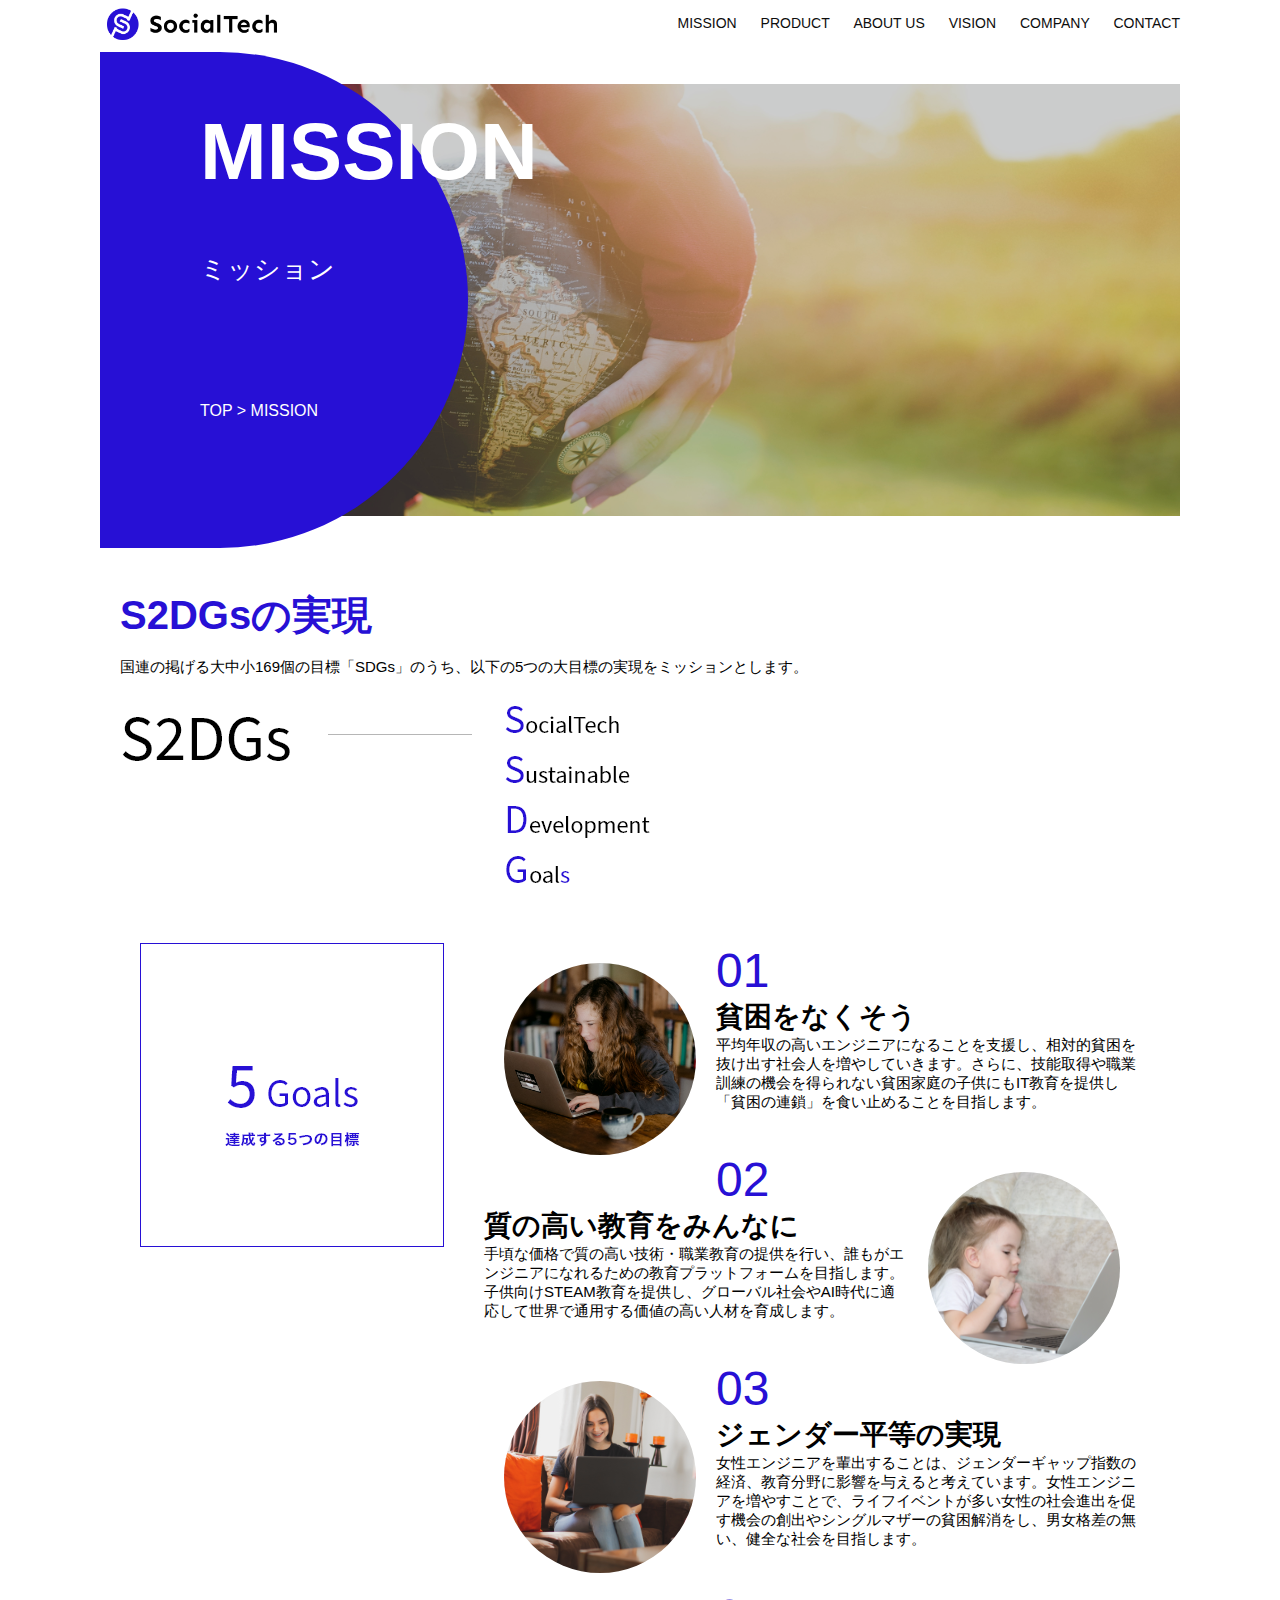
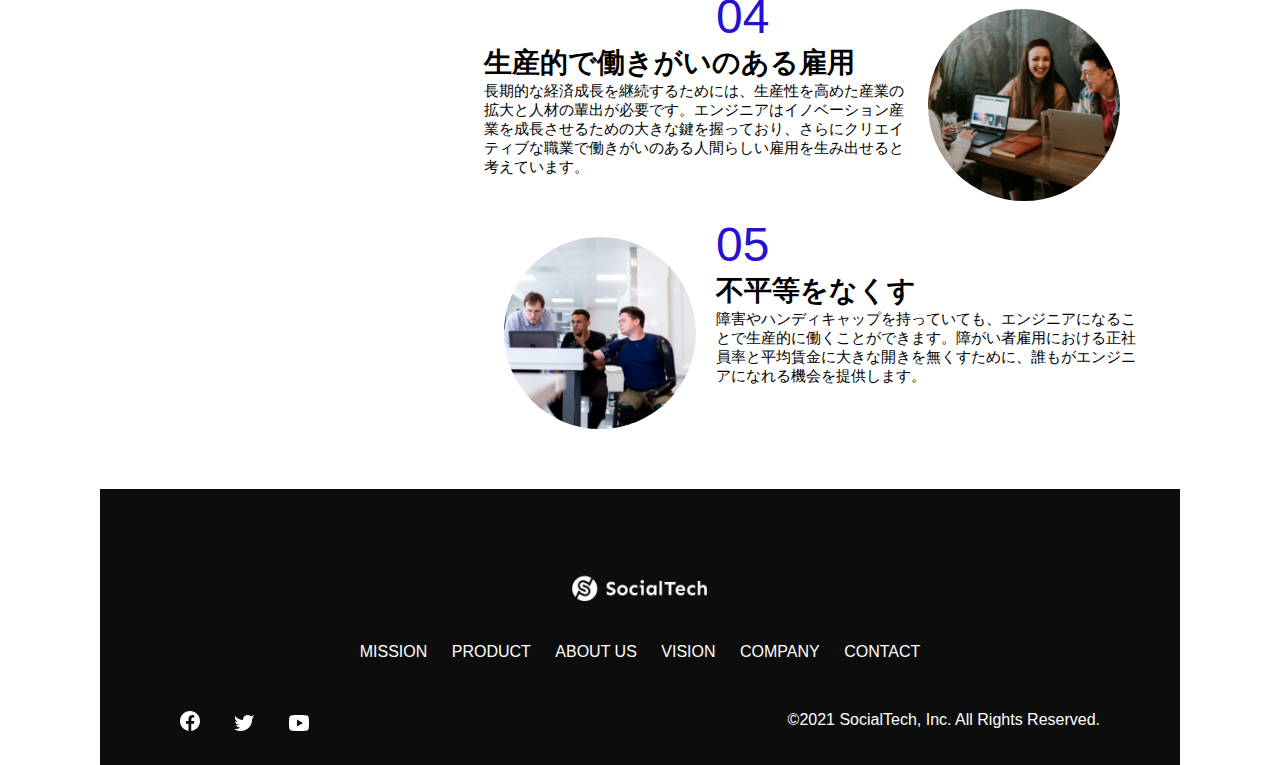
<file: kadai_tutorial_output/mission.html>
<!DOCTYPE html>
  <html>
  <head>
    <title>SocialTech - MISSION ミッション -</title>
    <meta charset="UTF-8">
    <meta name="description" content="SocialTechが目指す5つの目標（S2DGs）を紹介します">
    <meta name="viewport" content="width=device-width, initial-scale=1.0">
    <link rel="stylesheet" href="style.css">
  </head>
 
  <body>
    <!-- ヘッダー -->
    <header>
      <!-- ロゴ -->
      <a href="index.html" id="logo"><img src="images/logo.png" alt="トップページに戻る"></a>
  
      <!-- PC用ナビゲーション -->
      <nav id="nav-pc">
        <a href="mission.html">MISSION</a>
        <a href="product.html">PRODUCT</a>
        <a href="index.html#aboutus">ABOUT US</a>
        <a href="index.html#vision">VISION</a>
        <a href="index.html#company">COMPANY</a>
        <a href="index.html#contact">CONTACT</a>
      </nav>
  
      <!-- スマホ用メニューボタン -->
      <img id="menu-sp" src="images/button-menu.png" alt="ナビゲーションを開く" onclick="document.getElementById('nav-sp').style.display = 'block'">
  
      <!-- スマホ用ナビゲーション -->
      <nav id="nav-sp">
        <img id="close" src="images/button-close.png" alt="ナビゲーションを閉じる" onclick="document.getElementById('nav-sp').style.display = 'none'">
        <a id="logo-sp" href="index.html" onclick="document.getElementById('nav-sp').style.display = 'none'"><img
            src="images/logo-sp.png" alt="トップページに戻る"></a>
        <a class="menu" href="mission.html" onclick="document.getElementById('nav-sp').style.display = 'none'">MISSION</a>
        <a class="menu" href="product.html" onclick="document.getElementById('nav-sp').style.display = 'none'">PRODUCT</a>
        <a class="menu" href="index.html#aboutus" onclick="document.getElementById('nav-sp').style.display = 'none'">ABOUT
          US</a>
        <a class="menu" href="index.html#vision"
          onclick="document.getElementById('nav-sp').style.display = 'none'">VISION</a>
        <a class="menu" href="index.html#company"
          onclick="document.getElementById('nav-sp').style.display = 'none'">COMPANY</a>
        <a class="menu" href="index.html#contact"
          onclick="document.getElementById('nav-sp').style.display = 'none'">CONTACT</a>
        <div id="sns">
          <a href="https://www.facebook.com/sejuku2013"><img src="images/button-facebook.png" alt="Facebookのリンク"></a>
          <a href="https://twitter.com/samuraijuku"><img src="images/button-twitter.png" alt="Twitterのリンク"></a>
          <a href="https://www.youtube.com/channel/UCCFOQO5aDK0xXam4cUQXT8g"><img src="images/button-youtube.png" alt="YouTubeのリンク"></a>
        </div>
      </nav>
    </header>
    <main>
      <article>
        <section id="mission-main">
            <div id="mission-title">
              <h1>MISSION</h1>
              <span>ミッション</span>
              <div>TOP > MISSION</div>
            </div>
          </section>
          <section id="mission-s2dgs">
            <h2 class="mission-h2">S2DGsの実現</h2>
            <p>国連の掲げる大中小169個の目標「SDGs」のうち、以下の5つの大目標の実現をミッションとします。</p>
            <img src="images/mission/mission-s2dgs.png" alt="S2DGs">
          </section>
          <section id="mission-5goals">
            <div>
              <img id="s2dgs-image" src="images/mission/mission-5goals.png" alt="5Goals">
            </div>
            <div>
                <div>
                  <img class="fivegoals-image-left" src="images/mission/mission-5goals01.png" alt="PCを操作する女の子">
                  <span class="fivegoals-number">01</span>
                  <h3 class="fivegoals-h3">貧困をなくそう</h3>
                  <p class="fivegoals-p">
                    平均年収の高いエンジニアになることを支援し、相対的貧困を抜け出す社会人を増やしていきます。さらに、技能取得や職業訓練の機会を得られない貧困家庭の子供にもIT教育を提供し「貧困の連鎖」を食い止めることを目指します。
                  </p>
                </div>
        
                <div>
                  <img class="fivegoals-image-right" src="images/mission/mission-5goals02.png" alt="PCを見つめる小さい女の子">
                  <span class="fivegoals-number">02</span>
                  <h3 class="fivegoals-h3">質の高い教育をみんなに</h3>
                  <p class="fivegoals-p">
                    手頃な価格で質の高い技術・職業教育の提供を行い、誰もがエンジニアになれるための教育プラットフォームを目指します。子供向けSTEAM教育を提供し、グローバル社会やAI時代に適応して世界で通用する価値の高い人材を育成します。
                  </p>
                </div>
        
                <div>
                  <img class="fivegoals-image-left" src="images/mission/mission-5goals03.png" alt="PCを操作する女性">
                  <span class="fivegoals-number">03</span>
                  <h3 class="fivegoals-h3">ジェンダー平等の実現</h3>
                  <p class="fivegoals-p">
                    女性エンジニアを輩出することは、ジェンダーギャップ指数の経済、教育分野に影響を与えると考えています。女性エンジニアを増やすことで、ライフイベントが多い女性の社会進出を促す機会の創出やシングルマザーの貧困解消をし、男女格差の無い、健全な社会を目指します。
                  </p>
                </div>
        
                <div>
                  <img class="fivegoals-image-right" src="images/mission/mission-5goals04.png" alt="笑顔で話し合う3人の男女">
                  <span class="fivegoals-number">04</span>
                  <h3 class="fivegoals-h3">生産的で働きがいのある雇用</h3>
                  <p class="fivegoals-p">
                    長期的な経済成長を継続するためには、生産性を高めた産業の拡大と人材の輩出が必要です。エンジニアはイノベーション産業を成長させるための大きな鍵を握っており、さらにクリエイティブな職業で働きがいのある人間らしい雇用を生み出せると考えています。
                  </p>
                </div>
        
                <div>
                  <img class="fivegoals-image-left" src="images/mission/mission-5goals05.png" alt="障害を持つ男性が生き生きと働く様子">
                  <span class="fivegoals-number">05</span>
                  <h3 class="fivegoals-h3">不平等をなくす</h3>
                  <p class="fivegoals-p">
                    障害やハンディキャップを持っていても、エンジニアになることで生産的に働くことができます。障がい者雇用における正社員率と平均賃金に大きな開きを無くすために、誰もがエンジニアになれる機会を提供します。
                  </p>
                </div>
            </div>
          </section>
      </article>
      <footer>
        <div id="footer-logo">
          <img src="images/logo-sp.png" alt="SocialTech">
        </div>
        <div id="footer-link">
          <a href="mission.html">MISSION</a>
          <a href="product.html">PRODUCT</a>
          <a href="index.html#aboutus">ABOUT US</a>
          <a href="index.html#vision">VISION</a>
          <a href="index.html#company">COMPANY</a>
          <a href="index.html#contact">CONTACT</a>
        </div>
        <div id="sns-footer">
          <a href="https://www.facebook.com/sejuku2013"><img src="images/button-facebook.png" alt="Facebookのリンク"></a>
          <a href="https://twitter.com/samuraijuku"><img src="images/button-twitter.png" alt="Twitterのリンク"></a>
          <a href="https://www.youtube.com/channel/UCCFOQO5aDK0xXam4cUQXT8g"><img src="images/button-youtube.png" alt="YouTubeのリンク"></a>
          <span id="copyright">&copy;2021 SocialTech, Inc. All Rights Reserved. </span>
        </div>
      </footer>
    </main>
  </body>
 
  </html>
</file>
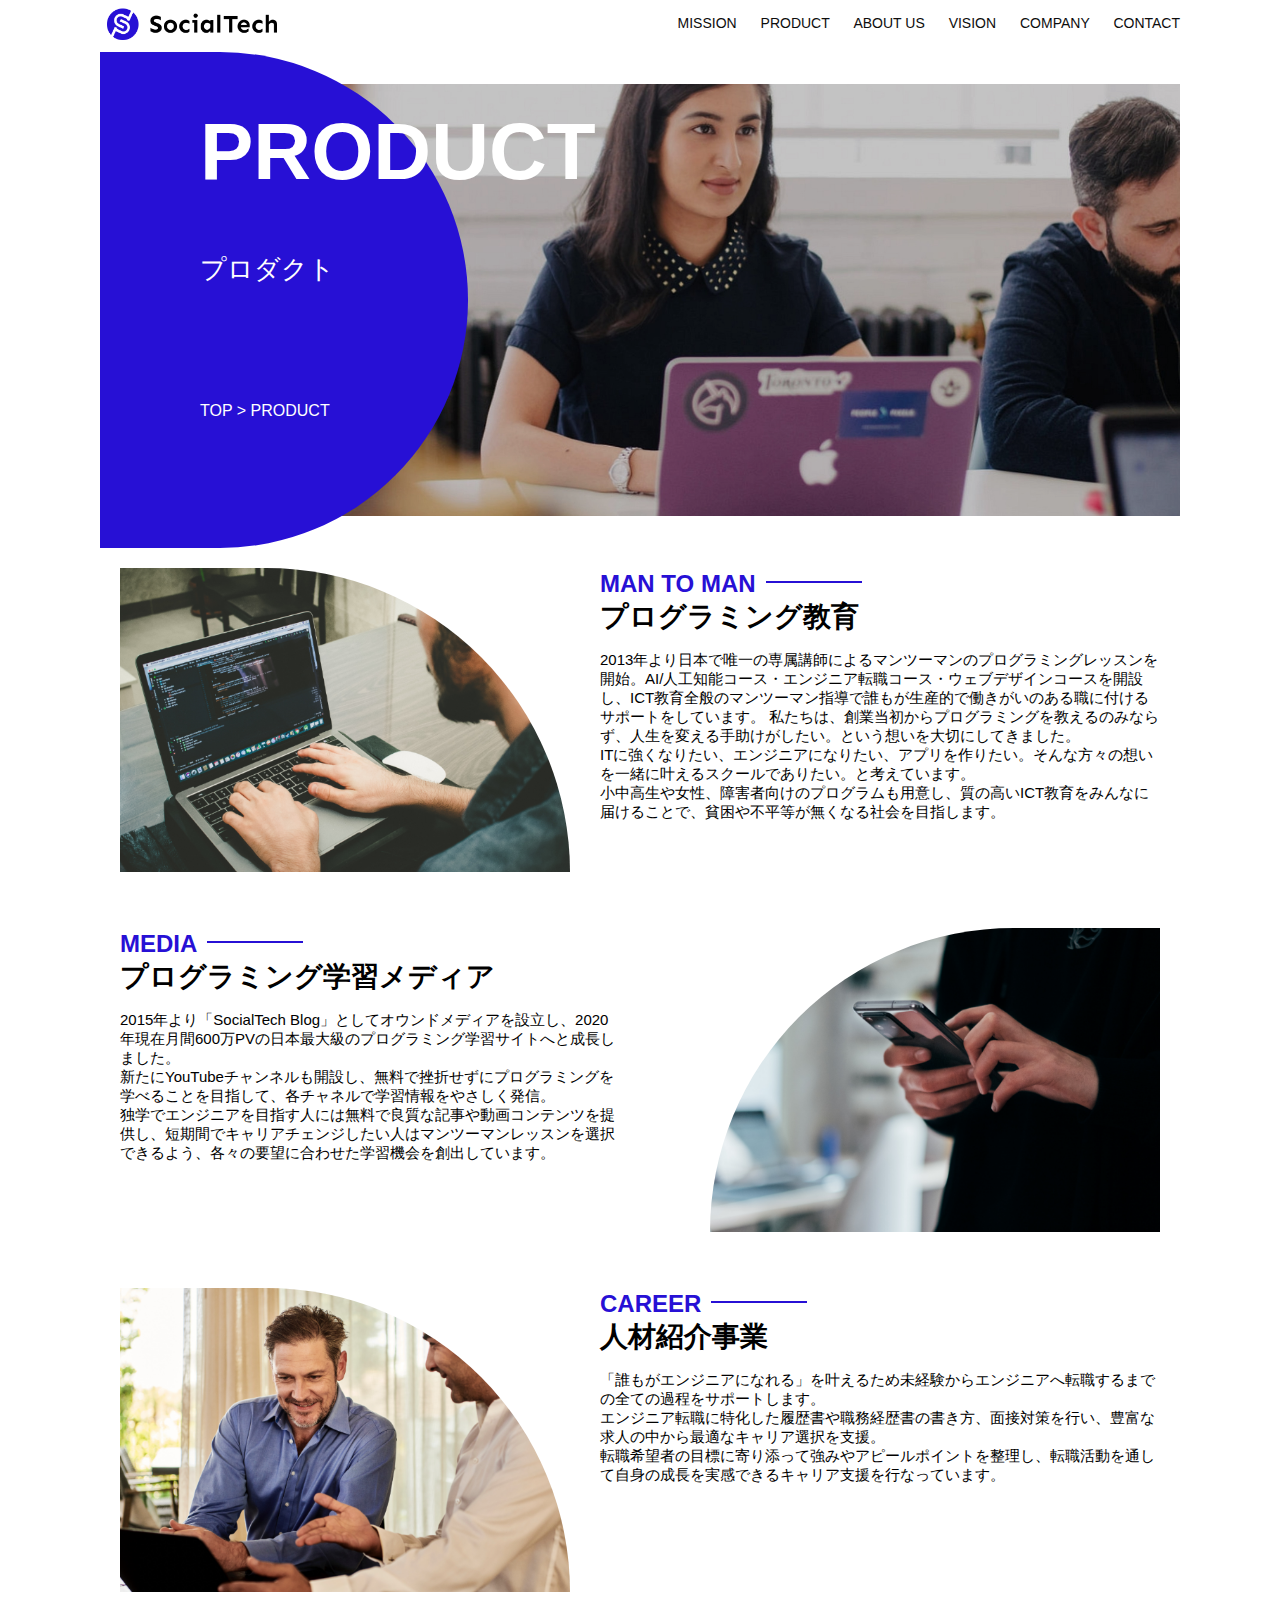
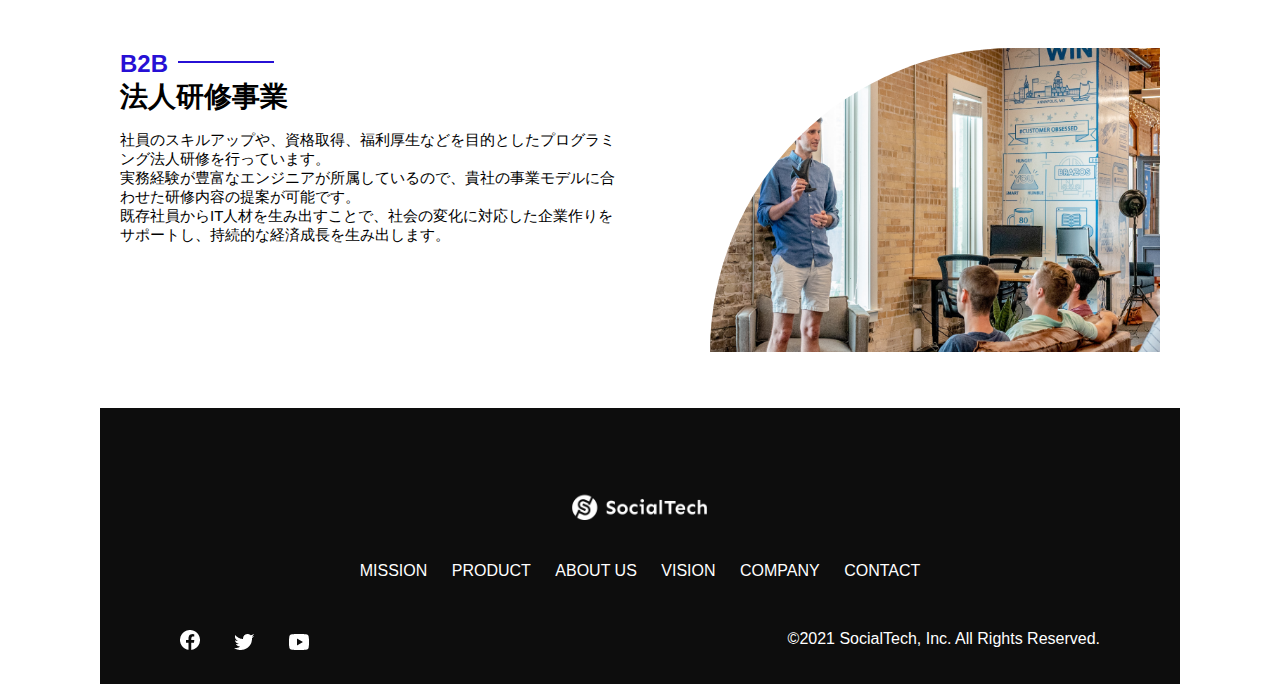
<file: kadai_tutorial_output/product.html>
<!DOCTYPE html>
<html>
<head>
    <title>SocialTech -PRODUCT プロダクト-</title>
  <meta charset="UTF-8">
  <meta name="description" content="SocialTechの4つのプロダクトを紹介します">
  <meta name="viewport" content="width=device-width, initial-scale=1.0">
  <link rel="stylesheet" href="style.css">
</head>

<body>
  <!-- ヘッダー -->
  <header>
    <!-- ロゴ -->
    <a href="index.html" id="logo"><img src="images/logo.png" alt="トップページに戻る"></a>

    <!-- PC用ナビゲーション -->
    <nav id="nav-pc">
      <a href="mission.html">MISSION</a>
      <a href="product.html">PRODUCT</a>
      <a href="index.html#aboutus">ABOUT US</a>
      <a href="index.html#vision">VISION</a>
      <a href="index.html#company">COMPANY</a>
      <a href="index.html#contact">CONTACT</a>
    </nav>

    <!-- スマホ用メニューボタン -->
    <img id="menu-sp" src="images/button-menu.png" alt="ナビゲーションを開く" onclick="document.getElementById('nav-sp').style.display = 'block'">

    <!-- スマホ用ナビゲーション -->
    <nav id="nav-sp">
      <img id="close" src="images/button-close.png" alt="ナビゲーションを閉じる" onclick="document.getElementById('nav-sp').style.display = 'none'">
      <a id="logo-sp" href="index.html" onclick="document.getElementById('nav-sp').style.display = 'none'"><img
          src="images/logo-sp.png" alt="トップページに戻る"></a>
      <a class="menu" href="mission.html" onclick="document.getElementById('nav-sp').style.display = 'none'">MISSION</a>
      <a class="menu" href="product.html" onclick="document.getElementById('nav-sp').style.display = 'none'">PRODUCT</a>
      <a class="menu" href="index.html#aboutus" onclick="document.getElementById('nav-sp').style.display = 'none'">ABOUT
        US</a>
      <a class="menu" href="index.html#vision"
        onclick="document.getElementById('nav-sp').style.display = 'none'">VISION</a>
      <a class="menu" href="index.html#company"
        onclick="document.getElementById('nav-sp').style.display = 'none'">COMPANY</a>
      <a class="menu" href="index.html#contact"
        onclick="document.getElementById('nav-sp').style.display = 'none'">CONTACT</a>
      <div id="sns">
        <a href="https://www.facebook.com/sejuku2013"><img src="images/button-facebook.png" alt="Facebookのリンク"></a>
        <a href="https://twitter.com/samuraijuku"><img src="images/button-twitter.png" alt="Twitterのリンク"></a>
        <a href="https://www.youtube.com/channel/UCCFOQO5aDK0xXam4cUQXT8g"><img src="images/button-youtube.png" alt="YouTubeのリンク"></a>
      </div>
    </nav>
  </header>
  <main>
    <article>
        <section id="product-main">
            <div id="product-title">
              <h1>PRODUCT</h1>
              <span>プロダクト</span>
              <div>TOP > PRODUCT</div>
            </div>
          </section>
          <section class="product-section1">
            <img src="images/product/product-mantoman.png" alt="PCでコードを書く男性">
            <div>
              <h2 class="product-h2">MAN TO MAN</h2>
              <h3 class="product-h3">プログラミング教育</h3>
              <p>
                2013年より日本で唯一の専属講師によるマンツーマンのプログラミングレッスンを開始。AI/人工知能コース・エンジニア転職コース・ウェブデザインコースを開設し、ICT教育全般のマンツーマン指導で誰もが生産的で働きがいのある職に付けるサポートをしています。
                私たちは、創業当初からプログラミングを教えるのみならず、人生を変える手助けがしたい。という想いを大切にしてきました。<br>ITに強くなりたい、エンジニアになりたい、アプリを作りたい。そんな方々の想いを一緒に叶えるスクールでありたい。と考えています。<br>小中高生や女性、障害者向けのプログラムも用意し、質の高いICT教育をみんなに届けることで、貧困や不平等が無くなる社会を目指します。
              </p>
            </div>
          </section>
          <section class="product-section2">
            <div>
              <h2 class="product-h2">MEDIA</h2>
              <h3 class="product-h3">プログラミング学習メディア</h3>
              <p>2015年より「SocialTech
                Blog」としてオウンドメディアを設立し、2020年現在月間600万PVの日本最大級のプログラミング学習サイトへと成長しました。<br>新たにYouTubeチャンネルも開設し、無料で挫折せずにプログラミングを学べることを目指して、各チャネルで学習情報をやさしく発信。<br>独学でエンジニアを目指す人には無料で良質な記事や動画コンテンツを提供し、短期間でキャリアチェンジしたい人はマンツーマンレッスンを選択できるよう、各々の要望に合わせた学習機会を創出しています。
              </p>
            </div>
            <img src="images/product/product-media.png" alt="スマートフォンを操作する人">
          </section>
          <section class="product-section1">
            <img src="images/product/product-career.png" alt="笑顔で話し合う2人の男性">
            <div>
              <h2 class="product-h2">CAREER</h2>
              <h3 class="product-h3">人材紹介事業</h3>
              <p>
                「誰もがエンジニアになれる」を叶えるため未経験からエンジニアへ転職するまでの全ての過程をサポートします。<br>エンジニア転職に特化した履歴書や職務経歴書の書き方、面接対策を行い、豊富な求人の中から最適なキャリア選択を支援。<br>転職希望者の目標に寄り添って強みやアピールポイントを整理し、転職活動を通して自身の成長を実感できるキャリア支援を行なっています。<br>
              </p>
            </div>
          </section>
          <section class="product-section2">
            <div>
              <h2 class="product-h2">B2B</h2>
              <h3 class="product-h3">法人研修事業</h3>
              <p>
                社員のスキルアップや、資格取得、福利厚生などを目的としたプログラミング法人研修を行っています。<br>実務経験が豊富なエンジニアが所属しているので、貴社の事業モデルに合わせた研修内容の提案が可能です。<br>既存社員からIT人材を生み出すことで、社会の変化に対応した企業作りをサポートし、持続的な経済成長を生み出します。
              </p>
            </div>
            <img src="images/product/product-b2b.png" alt="講演中の男性とそれを聴く人々">
          </section>
    </article>
    <footer>
      <div id="footer-logo">
        <img src="images/logo-sp.png" alt="SocialTech">
      </div>
      <div id="footer-link">
        <a href="mission.html">MISSION</a>
        <a href="product.html">PRODUCT</a>
        <a href="index.html#aboutus">ABOUT US</a>
        <a href="index.html#vision">VISION</a>
        <a href="index.html#company">COMPANY</a>
        <a href="index.html#contact">CONTACT</a>
      </div>
      <div id="sns-footer">
        <a href="https://www.facebook.com/sejuku2013"><img src="images/button-facebook.png" alt="Facebookのリンク"></a>
        <a href="https://twitter.com/samuraijuku"><img src="images/button-twitter.png" alt="Twitterのリンク"></a>
        <a href="https://www.youtube.com/channel/UCCFOQO5aDK0xXam4cUQXT8g"><img src="images/button-youtube.png" alt="YouTubeのリンク"></a>
        <span id="copyright">&copy;2021 SocialTech, Inc. All Rights Reserved. </span>
      </div>
    </footer>
  </main>
</body>

</html>
</file>
<file: html-css-kadai_013/style.css>
/* PC、スマホ共通スタイル */
body {
  font-family: "Source Sans Pro", "Hiragino Kaku Gothic ProN", Meiryo, Arial,
    sans-serif;
}

p {
  font-size: 15px;
}

#main-visual>img {
  width: 100%;
}

/*================
PC用のスタイル 
=================*/
@media screen and (min-width: 768px) {
  /* 横幅設定 */
  body {
    max-width: 1080px;
    min-width: 960px;
    margin: 0 auto 0 auto;
  }

  /* ヘッダー */
  header {
    display: flex;
    justify-content: space-between;
  }

  /* ナビゲーションのレイアウト */
  #nav-pc {
    text-align: right;
    font-size: 14px;
    padding-top: 15px;
  }

  /* ナビゲーションのリンクの装飾設定 */
  #nav-pc>a {
    text-decoration: none;
    margin-left: 20px;
  }

  #nav-pc>a:link {
    color: #0d0d0d;
  }

  #nav-pc>a:visited {
    color: #0d0d0d;
  }

  #nav-pc>a:hover {
    color: #0d0d0d;
    text-decoration: underline;
  }

  #nav-pc>a:active {
    color: #0d0d0d;
  }
  #menu-sp {
    display: none;}
    /* スマホ用ナビゲーション */
  #nav-sp {
      display: none;
          }
}

/*====================
  スマートフォン用のスタイル
  =====================*/
  @media screen and (max-width: 767px) {
    body {
      min-width: 375px;
      margin: 0;
    }
    
     /* PC用ナビゲーション非表示 */
     #nav-pc {
      display: none;
    }
  
    /* ハンバーガーメニュー */
    #menu-sp {
      float: right;
      padding: 0;
    }

    /* スマホ用ナビゲーション */
     #nav-sp {
    background-color: #ce933e;
    position: absolute;
    left: 0;
    top: 0;
    height: 100%;
    width: 100%;
    display: none;
    z-index: 100;
  }

  /* ×ボタン */
  #close {
    position: absolute;
    top: 20px;
    right: 20px;
  }

  /* ナビゲーションメニュー用ロゴ */
  #logo-sp {
    margin: 80px 0 30px 20px;
  }

   /* ナビゲーションのリンクの装飾設定 */
   #nav-sp > a {
    display: block;
  }
  #nav-sp > a:link {
    color: #ffffff;
  }
  #nav-sp > a:visited {
    color: #ffffff;
  }
  #nav-sp > a:hover {
    color: #ffffff;
    text-decoration: underline;
  }
  #nav-sp > a:active {
    color: #ffffff;
  }
  #nav-sp > .menu {
    text-decoration: none;
    display: block;
    margin: 0 20px 0 20px;
    height: 44px;
    font-size: 16px;
    background-image: url("images/arrow.png");
    background-repeat: no-repeat;
    background-position: right top;
  }

  }
</file>
<file: kadai_tutorial_output/style.css>
/* PC、スマホ共通スタイル */
body {
  font-family: "Source Sans Pro", "Hiragino Kaku Gothic ProN", Meiryo, Arial, sans-serif;
}

p {
  font-size: 15px;
}

/*================
PC用のスタイル
=================*/
@media screen and (min-width: 768px) {
/* 横幅設定 */
body {
  max-width: 1080px;
  min-width: 960px;
  margin: 0 auto 0 auto;
}

/* ヘッダー */
header {
  display: flex;
  justify-content: space-between;
}

/* ナビゲーションのレイアウト */
#nav-pc {
  font-size: 14px;
  padding-top: 15px;
}

/* ナビゲーションのリンクの装飾設定 */
#nav-pc > a {
  text-decoration: none;
  margin-left: 20px;
}
#nav-pc > a:link {
  color: #0d0d0d;
}
#nav-pc > a:visited {
  color: #0d0d0d;
}
#nav-pc > a:hover {
  color: #0d0d0d;
  text-decoration: underline;
}
#nav-pc > a:active {
  color: #0d0d0d;
}

/* メインビジュアル */
#main-visual {
  position: relative;
  height: 400px;
}

#main-message {
  position: absolute;
  top: 0;
  left: 0;
  background-color: #2710d5;
  color: #ffffff;
  border-radius: 0 0 476px 0;
  max-width: 620px;
  height: 100%;
  width: 100%;
  z-index: 11;
}

#main-message > h1 {
  font-size: 60px;
  font-weight: bold;
  margin: 100px 0 0 50px;
}

#main-message > p {
  font-size: 28px;
  margin: 0 0 0 50px;
}

  #main-visual > img {
    max-width: 620px;
    border-radius: 476px 0 0 0;
    position: absolute;
    top: 0;
    right: 0;
    z-index: 10;
  }

 /* 見出し */
 h2 {
  margin: 40px 0 0 0;
}

h2::after {
  content: url("images/line.png");
  margin-left: 10px;
}

h3 {
  font-size: 27px;
}
 /* 見出し */
 h2 {
  margin: 40px 0 0 0;
}

h2::after {
  content: url("images/line.png");
  margin-left: 10px;
}

h3 {
  font-size: 27px;
}
 /* ミッション */
 #mission {
  margin: 80px auto 80px auto;
  width: 100%;
}

#mission-flex {
  width: 100%;
  display: flex;
}

#mission-flex > div {
  width: 50%;
  margin: 20px;
}

#mission-photo {
  width: 100%;
}

#s2dgs {
  margin-top: 50px;
  width: 100%;
}

/* プロダクト */
#product {
  background-color: #fafafa;
  margin: 80px 0 80px 0;
  padding: 10px 40px 0px 40px;
}

/* 外枠 */
#product > div {
  margin-top: 40px;
  display: flex;
}

/* 左のカラム */
#product-left {
  width: 50%;
  margin-right: 20px;
}

/* 右のカラム */
#product-right {
  width: 50%;
  margin-left: 20px;
  margin-top: 80px;
}

/* 画像＋説明の枠 */
#product-left > div {
  position: relative;
  height: 480px;
  margin-right: 20px;
}
#product-right > div {
  position: relative;
  height: 480px;
  margin-left: 20px;
}
 /* 画像 */
 .product-photo {
  width: 100%;
}

 /* 説明文の枠 */
 .product-explain {
  background-color: #ffffff;
  position: absolute;
  left: 0;
  top: 280px;
  margin: 0 40px 0 40px;
  padding: 20px;
  box-shadow: 5px 5px 10px rgba(0, 0, 0, 0.05);
}

/* 説明文の英語 */
.product-explain > span {
  color: #2710d5;
  font-weight: bold;
  font-size: 16px;
  margin: 0;
}

/* 説明文の見出し */
.product-explain > h3 {
  font-size: 20px;
  margin: 5px 0 5px 0;
}

/* 説明文 */
.product-explain > p {
  font-size: 14px;
  margin: 0;
}

/* 「もっとみる」ボタン */
#product-more {
  margin: 0 auto -42px auto;
}

 /* ABOUT US */
 #aboutus {
  margin: 80px auto 80px auto;
}

/* 3つの組織文化と画像を入れる枠 */
#aboutus > div {
  display: flex;
}

/* 画像 */
.culture-img {
  width: 100%;
  align-self: flex-start;
}

.culture-img2 {
  margin-top: 50px;
  width: 100%;
}

/* 3つの組織文化の表 */
.culture-table {
  margin-right: 50px;
}

 /* 番号 */
 .culture-num {
  font-size: 80px;
  color: #2710d5;
  margin: 0 20px 0 0;
}

/* 組織文化英語 */
.culture-en {
  color: #2710d5;
  font-weight: bold;
  font-size: 24px;
  display: block;
}

/* 組織文化日本語 */
.culture-jp {
  font-size: 28px;
  font-weight: bold;
}

/* 説明文 */
.culture-description {
  margin: 0;
}

 /* ビジョン */
 #vision {
  margin: 80px auto 80px auto;
}

/* セクション内の外枠 */
#vision > div {
  width: 100%;
  display: flex;
  justify-content: space-between;
  flex-wrap: wrap;
}

/* 7つの行動指針の枠 */
.vision-box {
  width: 300px;
  height: 300px;
  margin-bottom: 30px;
  position: relative;
}

.vision-box > img {
  width: 100%;
  height: auto;
  position: absolute;
  top: 0;
  left: 0;
  z-index: 30;
}

.vision-box > span {
  position: absolute;
  top: 0;
  left: 0;
  z-index: 31;
  margin-right: 20px;
}

.vision-box > span > h4 {
  color: #2710d5;
  font-size: 19px;
  margin: 80px 0 0 0;
}

.vision-box > span > h4::first-letter {
  font-size: 40px;
}

.vision-box > span > h5 {
  font-size: 20px;
  margin: 0 0 0 0;
}

.vision-box > span > p {
  margin: 10px 0 0 0;
}

 /* 会社概要 */
 #company {
  margin: 80px auto 80px auto;
}

#company-table {
  width: 100%;
}

.tableheader {
  text-align: left;
  padding: 20px;
  border-bottom-color: #2710d5;
  border-bottom-width: 1px;
  border-bottom-style: solid;
  width: 100px;
}

.tableheader-first {
  text-align: left;
  padding: 20px;
  border-bottom-color: #2710d5;
  border-bottom-width: 1px;
  border-bottom-style: solid;
  border-top-color: #2710d5;
  border-top-width: 1px;
  border-top-style: solid;
  width: 100px;
}

.cell {
  padding: 30px;
  border-bottom-color: #ececec;
  border-bottom-width: 1px;
  border-bottom-style: solid;
}

.cell-first {
  padding: 30px;
  border-bottom-color: #ececec;
  border-bottom-width: 1px;
  border-bottom-style: solid;
  border-top-color: #ececec;
  border-top-width: 1px;
  border-top-style: solid;
}

#company > iframe {
  width: 100%;
  height: 368px;
  margin-top: 40px;
}

/* お問い合わせ */
#contact {
  margin: 80px auto 80px auto;
}

/* 外枠 */
#contact > form > div {
  display: flex;
  flex-direction: row;
  flex-wrap: wrap;
  padding-bottom: 30px;
}
 /* 左列の見出し */
 .contact-heading {
  width: 240px;
  align-self: center;
}
/* 見出しのラベル */
.contact-label {
  font-weight: bold;
}
/* 必須 */
.contact-span {
  color: #ce2222;
  margin: 0 0 0 20px;
  font-weight: bold;
}

 /* テキストボックス */
 .contact-textbox {
  border-top: 0;
  border-left: 0;
  border-right: 0;
  border-bottom-width: 1px;
  border-bottom-color: #707070;
  border-bottom-style: solid;
  background-color: #fafafa;
  width: 400px;
  height: 56px;
}
/* お問い合わせ内容のテキストエリア */
.contact-textarea {
  border-top: 0;
  border-left: 0;
  border-right: 0;
  border-bottom-width: 1px;
  border-bottom-color: #707070;
  border-bottom-style: solid;
  background-color: #fafafa;
  width: 400px;
  height: 200px;
}

 /* 個人情報の取り扱い */
 details {
  width: 700px;
}
details > div {
  background-color: #fafafa;
  padding: 20px;
} 
details > div > span {
  font-weight: bold;
}

/* フッター */
footer {
  background-color: #0d0d0d;
  text-align: center;
  padding: 80px 80px 30px 80px;
}

#footer-logo {
  margin-bottom: 30px;
}

#footer-link {
  margin-bottom: 50px;
}
#footer-link > a {
  text-decoration: none;
  margin: 10px;
}
#footer-link > a:link {
  color: #ffffff;
}
#footer-link > a:visited {
  color: #ffffff;
}
#footer-link > a:hover {
  color: #ffffff;
  text-decoration: underline;
}
#footer-link > a:active {
  color: #ffffff;
}

#sns-footer {
  text-align: left;
  width: 100%;
}

#sns-footer > a {
  margin-right: 30px;
}

#copyright {
  color: #ffffff;
  float: right;
}

/* スマホ用ナビを非表示 */
   #nav-sp,
   #menu-sp {
     display: none;
   }
 /* mission.html用スタイル */
   /* ミッションのメインビジュアル */
   #mission-main {
    height: 496px;
    width: 100%;
    background-image: url("images/mission/mission-main.png");
    background-repeat: no-repeat;
    background-position-y: center;
  }

  #mission-title {
    background-color: #2710d5;
    width: 368px;
    color: #ffffff;
    height: 496px;
    border-radius: 0 248px 248px 0;
    position: relative;
  }

  #mission-title > h1 {
    position: absolute;
    top: 0;
    left: 100px;
    font-size: 80px;
  }

  #mission-title > span {
    position: absolute;
    top: 200px;
    left: 100px;
    font-size: 26px;
  }

  #mission-title > div {
    position: absolute;
    top: 350px;
    left: 100px;
    font-size: 16px;
  }
  #mission-s2dgs {
    width: 100%;
    margin: 20px;
  }

  .mission-h2 {
    color: #2710d5;
    font-size: 40px;
  }

  .mission-h2::after {
    content: none;
  }
  #mission-5goals {
    margin: 20px;
    display: flex;
  }

  #mission-5goals > div {
    flex-grow: 1;
    padding: 20px;
  }

  #mission-5goals > div > div {
    margin-bottom: 40px;
  }

  .fivegoals-image-right {
    float: right;
    margin: 20px;
  }

  .fivegoals-image-left {
    float: left;
    margin: 20px;
  }

  .fivegoals-number {
    color: #2710d5;
    font-size: 48px;
    margin: 0;
  }

  .fivegoals-h3 {
    font-size: 28px;
    margin: 0;
  }

  .fivegoals-p {
    margin: 0;
  }
   /* プロダクトページ */
   #product-main {
    height: 496px;
    width: 100%;
    background-image: url("images/product/product-main.png");
    background-repeat: no-repeat;
    background-position-y: center;
  }

  #product-title {
    background-color: #2710d5;
    width: 368px;
    color: #ffffff;
    height: 496px;
    border-radius: 0 248px 248px 0;
    position: relative;
  }
  #product-title > h1 {
    position: absolute;
    top: 0;
    left: 100px;
    font-size: 80px;
  }

  #product-title > span {
    position: absolute;
    top: 200px;
    left: 100px;
    font-size: 26px;
  }

  #product-title > div {
    position: absolute;
    top: 350px;
    left: 100px;
    font-size: 16px;
  }
   /* セクション1 */
   .product-section1 {
    position: relative;
    margin: 20px;
    height: 340px;
  }

  .product-section1 > img {
    position: absolute;
    top: 0;
    left: 0;
    width: 450px;
    margin: 0 40px 30px 0;
    border-radius: 0 432px 0 0;
  }

  .product-section1 > div {
    position: absolute;
    top: 0;
    left: 480px;
  }

  /* セクション2 */
  .product-section2 {
    position: relative;
    margin: 20px;
    height: 340px;
  }

  .product-section2 > img {
    position: absolute;
    top: 0;
    right: 0;
    width: 450px;
    margin: 0 0 30px 40px;
    border-radius: 432px 0 0 0;
  }

  .product-section2 > div {
    width: 500px;
    position: absolute;
    top: 0;
    left: 0;
  }

  .product-h2 {
    color: #2710d5;
    font-size: 24px;
    margin: 0;
  }

  .product-h3 {
    font-size: 28px;
    margin: 0;
  }
}
 /*====================
  スマートフォン用のスタイル
  =====================*/
  @media screen and (max-width: 767px) {
    body {
      min-width: 375px;
      margin: 0;
    }
  
    /* PC用ナビゲーション非表示 */
    #nav-pc {
      display: none;
    }
  
    /* ハンバーガーメニュー */
    #menu-sp {
      float: right;
      padding: 0;
    }

     /* スマホ用ナビゲーションの表示切替 */
   /* 初期状態、レイアウトと非表示設定 */
   #nav-sp {
    background-color: #2710d5;
    position: absolute;
    left: 0;
    top: 0;
    height: 100%;
    width: 100%;
    display: none;
    z-index: 100;
  }

   /* ×ボタン */
   #close {
    position: absolute;
    top: 20px;
    right: 20px;
  }

  /* ナビゲーションメニュー用ロゴ */
  #logo-sp {
    margin: 80px 0 30px 20px;
  }
   /* ナビゲーションのリンクの装飾設定 */
   #nav-sp > a {
    display: block;
  }
  #nav-sp > a:link {
    color: #ffffff;
  }
  #nav-sp > a:visited {
    color: #ffffff;
  }
  #nav-sp > a:hover {
    color: #ffffff;
    text-decoration: underline;
  }
  #nav-sp > a:active {
    color: #ffffff;
  }
  #nav-sp > .menu {
    text-decoration: none;
    display: block;
    margin: 0 20px 0 20px;
    height: 44px;
    font-size: 16px;
    background-image: url("images/arrow.png");
    background-repeat: no-repeat;
    background-position: right top;
  }

  #sns {
    position: absolute;
    bottom: 20px;
    left: 20px;
  }
  #sns > a {
    margin-right: 30px;
  }
/* メインビジュアル */
#main-visual {
  position: relative;
  height: 470px;
  width: 100%;
  overflow: hidden;
}
#main-visual > div {
  position: absolute;
  top: 0;
  left: 0;
  background-color: #2710d5;
  color: white;
  border-radius: 0 0 476px 0;
  text-align: center;
  height: 280px;
  width: 100%;
  z-index: 11;
}
#main-visual > div > h1 {
  font-size: 28px;
  margin: 90px 0 0 0;
}

#main-visual > div > p {
  margin: 0;
}

#main-visual > img {
  width: 100%;
  border-radius: 476px 0 0 0;
  z-index: 10;
  position: absolute;
  bottom: 0;
  right: 0;
}
 /* 見出し */
 h2::after {
  content: url("images/line.png");
  margin-left: 10px;
}

h3 {
  font-size: 24px;
  margin: 10px 0 0 0;
}
 /* ミッション */
 #mission {
  margin: 20px;
}

#mission-photo {
  width: 100%;
}

#s2dgs {
  width: 100%;
}

/* プロダクト */
#product {
  background-color: #fafafa;
  padding-top: 10px;
}

#product h2 {
  margin-left: 20px;
}
/* 外枠 */
/* 左右のカラム　スマホでは縦並び */
#product-left,
#product-right {
  margin-right: 20px;
  margin-left: 20px;
}
/* 画像＋説明の枠 */
#product-left > div,
#product-right > div {
  position: relative;
  height: 540px;
}

/* 説明文の枠 */
.product-explain {
  background-color: #ffffff;
  position: absolute;
  left: 0;
  bottom: 50px;
  padding: 20px;
  box-shadow: 5px 5px 10px rgba(0, 0, 0, 0.05);
}

.product-explain > span {
  color: #2710d5;
  font-weight: bold;
  font-size: 16px;
  margin: 0px;
}

.product-explain > h3 {
  margin: 10px 0 10px 0;
}
/* 画像 */
.product-photo {
  width: 100%;
}

#product-more > img {
  margin: 0 0 -42px 20px;
}
 /* ABOUT US */
 #aboutus {
  margin: 80px 20px 80px 20px;
}

#aboutus > div {
  display: flex;
  flex-direction: column;
}

.culture-table {
  width: 100%;
  padding-right: 20px;
  order: 2;
}
.culture-img {
  width: 100%;
  order: 1;
}

.culture-img2 {
  width: 100%;
}
.culture-num {
  font-size: 80px;
  color: #2710d5;
}

.culture-en {
  color: #2710d5;
  font-weight: bold;
  font-size: 24px;
  display: block;
}

.culture-jp {
  display: block;
}

.culture-description {
  margin: 0;
}
 /* ビジョン */
 #vision {
  margin: 80px 20px 80px 20px;
}

.vision-box {
  width: 300px;
  height: 300px;
  margin-bottom: 30px;
  position: relative;
}

.vision-box > img {
  width: 100%;
  height: auto;
  position: absolute;
  top: 0;
  left: 0;
  z-index: 30;
}
.vision-box > span {
  position: absolute;
  top: 0;
  left: 0;
  z-index: 31;
  margin-right: 20px;
}

.vision-box > span > h4 {
  color: #2710d5;
  font-size: 19px;
  margin: 60px 0 0 0;
}

.vision-box > span > h5 {
  font-size: 20px;
  margin: 0 0 0 0;
}
.vision-box > span > p {
  margin: 10px 0 0 0;
}
 /* 会社概要 */
 #company {
  margin: 0 20px 0 20px;
}

#company > h3 {
  margin-bottom: 20px;
}
#company > table {
  width: 100%;
}

.tableheader-first {
  text-align: left;
  padding: 20px;
  border-bottom-color: #2710d5;
  border-bottom-width: 1px;
  border-bottom-style: solid;
  border-top-color: #2710d5;
  border-top-width: 1px;
  border-top-style: solid;
  width: 50px;
}
.tableheader {
  text-align: left;
  padding: 20px;
  border-bottom-color: #2710d5;
  border-bottom-width: 1px;
  border-bottom-style: solid;
  width: 50px;
}

.cell {
  padding: 20px;
  border-bottom-color: #ececec;
  border-bottom-width: 1px;
  border-bottom-style: solid;
}
.cell-first {
  padding: 20px;
  border-bottom-color: #ececec;
  border-bottom-width: 1px;
  border-bottom-style: solid;
  border-top-color: #ececec;
  border-top-width: 1px;
  border-top-style: solid;
}

#company > iframe {
  width: 100%;
  height: 240px;
  margin: 40px 0 0 0;
}
 /* お問い合わせ */
 #contact {
  margin: 80px 20px 80px 20px;
}

#contact > h3 {
  margin-bottom: 20px;
}

#contact > form > div {
  margin-bottom: 20px;
}

.contact-heading {
  margin-bottom: 20px;
}
 /* ラベル */
 .contact-label {
  font-weight: bold;
}

/* 必須 */
.contact-span {
  color: #ce2222;
  margin: 0 0 0 20px;
  font-weight: bold;
}

.contact-textbox {
  height: 56px;
  border-top: 0;
  border-left: 0;
  border-right: 0;
  background-color: #fafafa;
  border-bottom-color: #707070;
  border-bottom-width: 1px;
  border-style: solid;
  min-width: 300px;
  width: 100%;
}

.contact-textarea {
  height: 150px;
  border-top: 0;
  border-left: 0;
  border-right: 0;
  background-color: #fafafa;
  width: 100%;
}

.radiobutton {
  margin-bottom: 20px;
}

.radiobutton + label::after {
  content: "\A";
  white-space: pre;
}
  /* フッター */
  footer {
    background-color: #0d0d0d;
    padding: 30px 20px 50px 20px;
  }

  #footer-logo {
    margin-bottom: 30px;
  }
  #footer-link {
    margin-bottom: 50px;
  }
  #footer-link > a {
    text-decoration: none;
    margin: 0 20px 30px 0;
    display: block;
    background-image: url("images/arrow.png");
    background-repeat: no-repeat;
    background-position: right top;
  }
  #footer-link > a:link {
    color: #ffffff;
  }
  #footer-link > a:visited {
    color: #ffffff;
  }
  #footer-link > a:hover {
    color: #ffffff;
    text-decoration: underline;
  }
  #footer-link > a:active {
    color: #ffffff;
  }
  #sns-footer > a {
    margin-right: 30px;
}

#copyright {
    font-size: 12px;
    display: block;
    margin-top: 30px;
    color: #ffffff;
}
/* mission.html用スタイル */
   /* ミッションのメインビジュアル */
   #mission-main {
    height: 256px;
    width: 100%;
    background-image: url("images/mission/mission-main.png");
    background-repeat: no-repeat;
    background-position-y: center;
    background-size: auto 208px;
  }

  #mission-title {
    background-color: #2710d5;
    width: 136px;
    color: #ffffff;
    height: 256px;
    border-radius: 0 248px 248px 0;
    position: relative;
  }
  #mission-title > h1 {
    position: absolute;
    top: 0;
    left: 20px;
    font-size: 40px;
  }

  #mission-title > span {
    position: absolute;
    top: 110px;
    left: 20px;
    font-size: 18px;
  }

  #mission-title > div {
    position: absolute;
    top: 180px;
    left: 20px;
    font-size: 13px;
  }
  /* ミッションページ　S2DGSの設定 */
  #mission-s2dgs {
    margin: 20px;
  }

  .mission-h2 {
    color: #2710d5;
    font-size: 38px;
    margin: 0px;
  }

  .mission-h2::after {
    content: none;
  }

  #mission-s2dgs > img {
    width: 100%;
  }
   /* ミッションページ　5Goalsの設定 */
   #mission-5goals {
    margin: 20px;
  }

  #mission-5goals > div > div {
    margin-bottom: 40px;
  }

  #s2dgs-image {
    width: 100%;
  }
  .fivegoals-image-right {
    margin: 20px auto 20px auto;
    display: block;
  }

  .fivegoals-image-left {
    margin: 20px auto 20px auto;
    display: block;
  }

  .fivegoals-number {
    color: #2710d5;
    font-size: 48px;
    margin: 0;
  }

  .fivegoals-h3 {
    font-size: 28px;
    margin: 0;
  }
  .fivegoals-p {
    margin: 0;
  }
   /* プロダクトページ */
   #product-main {
    height: 256px;
    width: 100%;
    background-image: url("images/product/product-main.png");
    background-repeat: no-repeat;
    background-position-y: center;
    background-size: auto 208px;
  }
  #product-title {
    background-color: #2710d5;
    width: 136px;
    color: #ffffff;
    height: 256px;
    border-radius: 0 248px 248px 0;
    position: relative;
  }
  #product-title > h1 {
    position: absolute;
    top: 0;
    left: 20px;
    font-size: 40px;
  }
  #product-title > span {
    position: absolute;
    top: 110px;
    left: 20px;
    font-size: 18px;
  }
  #product-title > div {
    position: absolute;
    top: 180px;
    left: 20px;
    font-size: 13px;
  }
  .product-section1 {
    margin: 20px;
  }

  .product-section1 > img {
    width: 100%;
    border-radius: 0 300px 0 0;
  }
  
  .product-section2 {
    margin: 20px;
    display: flex;
    flex-direction: column;
  }

  .product-section2 > img {
    order: 1;
    width: 100%;
    border-radius: 300px 0 0 0;
  }

  .product-section2 > div {
    order: 2;
  }

  .product-h2 {
    color: #2710d5;
    font-size: 24px;
    margin: 0;
  }

  .product-h3 {
    font-size: 28px;
    margin: 0;
  }
  }
</file>
<file: socialtech-kadai_012/style.css>
/* PC、スマホ共通スタイル */
body {
  font-family: "Source Sans Pro", "Hiragino Kaku Gothic ProN", Meiryo, Arial,
    sans-serif;
}

p {
  font-size: 15px;
}

/*================
PC用のスタイル 
=================*/
/* 横幅設定 */
body {
  max-width: 1080px;
  min-width: 960px;
  margin: 0 auto 0 auto;
}

/* ヘッダー */
header {
  display: flex;
  justify-content: space-between;
}

/* ナビゲーションのレイアウト */
#nav-pc {
  text-align: right;
  font-size: 14px;
  padding-top: 15px;
}

/* ナビゲーションのリンクの装飾設定 */
#nav-pc>a {
  text-decoration: none;
  margin-left: 20px;
}

#nav-pc>a:link {
  color: #0d0d0d;
}

#nav-pc>a:visited {
  color: #0d0d0d;
}

#nav-pc>a:hover {
  color: #0d0d0d;
  text-decoration: underline;
}

#nav-pc>a:active {
  color: #0d0d0d;
}

/* メインビジュアル*/
#main-visual {
  position: relative;
  height: 400px;
}

#main-message {
  position: absolute;
  top: 0;
  left: 0;
  background-color: #2710d5;
  color: #ffffff;
  border-radius: 0 0 476px 0;
  max-width: 620px;
  height: 100%;
  width: 100%;
  z-index: 11;
}

#main-message>h1 {
  font-size: 60px;
  font-weight: bold;
  margin: 100px 0 0 50px;
}

#main-message>p {
  font-size: 28px;
  margin: 0 0 0 50px;
}

#main-visual>img {
  max-width: 620px;
  border-radius: 476px 0 0 0;
  position: absolute;
  top: 0;
  right: 0;
  z-index: 10;
}

/* 見出し */
h2 {
  margin: 40px 0 0 0;
}

h2::after {
  content: url("images/line.png");
  margin-left: 10px;
}

h3 {
  font-size: 27px;
}

/* ミッション */
#mission {
  margin: 80px auto 80px auto;
  width: 100%;
}

#mission-flex {
  width: 100%;
  display: flex;
}

#mission-flex>div {
  width: 50%;
  margin: 20px;
}

#mission-photo {
  width: 100%;
}

#s2dgs {
  margin-top: 50px;
}

/* プロダクト */
#product {
  background-color: #fafafa;
  width: 100%;
  margin: 80px 0 80px 0;
  padding: 10px 40px 0px 40px;
}

/* 外枠 */
#product>div {
  margin-top: 40px;
  display: flex;
}

/* 左のカラム */
#product-left {
  width: 50%;
  margin-right: 20px;
}

/* 右のカラム */
#product-right {
  width: 50%;
  margin-left: 20px;
  margin-top: 80px;
}

/* 画像＋説明の枠 */
#product-left>div {
  position: relative;
  height: 480px;
  margin-right: 20px;
}

#product-right>div {
  position: relative;
  height: 480px;
  margin-left: 20px;
}

/* 画像 */
.product-photo {
  width: 100%;
}

/* 説明文の枠 */
.product-explain {
  background-color: #ffffff;
  position: absolute;
  left: 0;
  top: 280px;
  margin: 0 40px 0 40px;
  padding: 20px;
  box-shadow: 5px 5px 10px rgba(0, 0, 0, 0.05);
}

/* 説明文の英語 */
.product-explain>span {
  color: #2710d5;
  font-weight: bold;
  font-size: 16px;
  margin: 0;
}

/* 説明文の見出し */
.product-explain>h3 {
  margin: 5px 0 5px 0;
}

/* 説明文 */
.product-explain>p {
  margin: 0;
}

/* 「もっとみる」ボタン */
#product-more {
  margin: 0 auto -42px auto;
}

/* ABOUT US */
#aboutus {
  margin: 80px auto 80px auto;
}

/* 3つの組織文化と画像を入れる枠 */
#aboutus>div {
  display: flex;
}

/* 画像 */
.culture-img {
  width: 100%;
  align-self: flex-start;
}

.culture-img2 {
  margin-top: 50px;
  width: 100%;
}

/* 3つの組織文化の表 */
.culture-table {
  max-width: 500px;
  margin-right: 50px;
}

/* 番号 */
.culture-num {
  font-size: 80px;
  color: #2710d5;
  margin: 0 20px 0 0;
}

/* 組織文化英語 */
.culture-en {
  color: #2710d5;
  font-weight: bold;
  font-size: 24px;
  display: block;
}

/* 組織文化日本語 */
.culture-jp {
  font-size: 28px;
  font-weight: bold;
}

/* 説明文 */
.culture-description {
  margin: 0;
}

/* ビジョン */
#vision {
  margin: 80px auto 80px auto;
}

/* セクション内の外枠 */
#vision>div {
  width: 100%;
  display: flex;
  justify-content: space-between;
  flex-wrap: wrap;
}

/* 7つの行動指針の枠 */
.vision-box {
  width: 300px;
  height: 300px;
  margin-bottom: 30px;
  position: relative;
}

.vision-box>img {
  width: 100%;
  height: auto;
  position: absolute;
  top: 0;
  left: 0;
  z-index: 30;
}

.vision-box>span {
  position: absolute;
  top: 0;
  left: 0;
  z-index: 31;
  margin-right: 20px;
}

.vision-box>span>h4 {
  color: #2710d5;
  font-size: 19px;
  margin: 80px 0 0 0;
  Ï
}

.vision-box>span>h4::first-letter {
  font-size: 40px;
}

.vision-box>span>h5 {
  font-size: 20px;
  margin: 0 0 0 0;
}

.vision-box>span>p {
  margin: 10px 0 0 0;
}

/* 会社概要 */
#company {
  margin: 80px auto 80px auto;
}

#company-table {
  width: 100%;
}

.tableheader {
  text-align: left;
  padding: 20px;
  border-bottom-color: #2710d5;
  border-bottom-width: 1px;
  border-bottom-style: solid;
  width: 100px;
}

.tableheader-first {
  text-align: left;
  padding: 20px;
  border-bottom-color: #2710d5;
  border-bottom-width: 1px;
  border-bottom-style: solid;
  border-top-color: #2710d5;
  border-top-width: 1px;
  border-top-style: solid;
  width: 100px;
}

.cell {
  padding: 30px;
  border-bottom-color: #ececec;
  border-bottom-width: 1px;
  border-bottom-style: solid;
}

.cell-first {
  padding: 30px;
  border-bottom-color: #ececec;
  border-bottom-width: 1px;
  border-bottom-style: solid;
  border-top-color: #ececec;
  border-top-width: 1px;
  border-top-style: solid;
}

#company>iframe {
  width: 100%;
  height: 368px;
  margin-top: 40px;
}

/* お問い合わせ */
#contact {
  margin: 80px auto 80px auto;
}

/* 外枠 */
#contact>form>div {
  display: flex;
  flex-direction: row;
  flex-wrap: wrap;
  padding-bottom: 30px;
}

/* 左列の見出し */
.contact-heading {
  width: 240px;
  align-self: center;
}

/* 見出しのラベル */
.contact-label {
  font-weight: bold;
}

/* 必須 */
.contact-span {
  color: #ce2222;
  margin: 0 0 0 20px;
  font-weight: bold;
}

/* テキストボックス */
.contact-textbox {
  border-top: 0;
  border-left: 0;
  border-right: 0;
  border-bottom-width: 1px;
  border-bottom-color: #707070;
  border-bottom-style: solid;
  background-color: #fafafa;
  width: 400px;
  height: 56px;
}

/* お問い合わせ内容のテキストエリア */
.contact-textarea {
  border-top: 0;
  border-left: 0;
  border-right: 0;
  border-bottom-width: 1px;
  border-bottom-color: #707070;
  border-bottom-style: solid;
  background-color: #fafafa;
  width: 400px;
  height: 200px;
}

/* 個人情報の取り扱い */
details {
  width: 700px;
}

details>div {
  background-color: #fafafa;
  padding: 20px;
}

details>div>span {
  font-weight: bold;
}

/* フッター */
footer {
  background-color: #0d0d0d;
  text-align: center;
  padding: 80px 80px 30px 80px;
}

#footer-logo {
  margin-bottom: 30px;
}

#footer-link {
  margin-bottom: 50px;
}
#footer-link > a {
  text-decoration: none;
  margin: 10px;
}
#footer-link > a:link {
  color: #ffffff;
}
#footer-link > a:visited {
  color: #ffffff;
}
#footer-link > a:hover {
  color: #ffffff;
  text-decoration: underline;
}
#footer-link > a:active {
  color: #ffffff;
}

#sns-footer {
  text-align: left;
  width: 100%;
}

#sns-footer > a {
  margin-right: 30px;
}

#copyright {
  color: #ffffff;
  float: right;
}

#cases {
  margin: 40px 0;
  width: 100%; 
}

#cases > ul {
  display: flex;
  list-style: none;
}
#cases > ul > li{
  width: 33%;
  margin: 20px;
}

.case-card {
  background-color: #ffffff;
  min-height: 400px;
  box-shadow: 5px 5px 15px rgba(0, 0, 0, 0.2);
}

.case-card > img {
  width: 100%;
}

.case-info {
  padding: 10px 20px 10px 20px;
}

.case-name {
  color: #2710d5;
  font-size: 19px;
}

.case-content {
  font-size: 14px;
}
</file>
